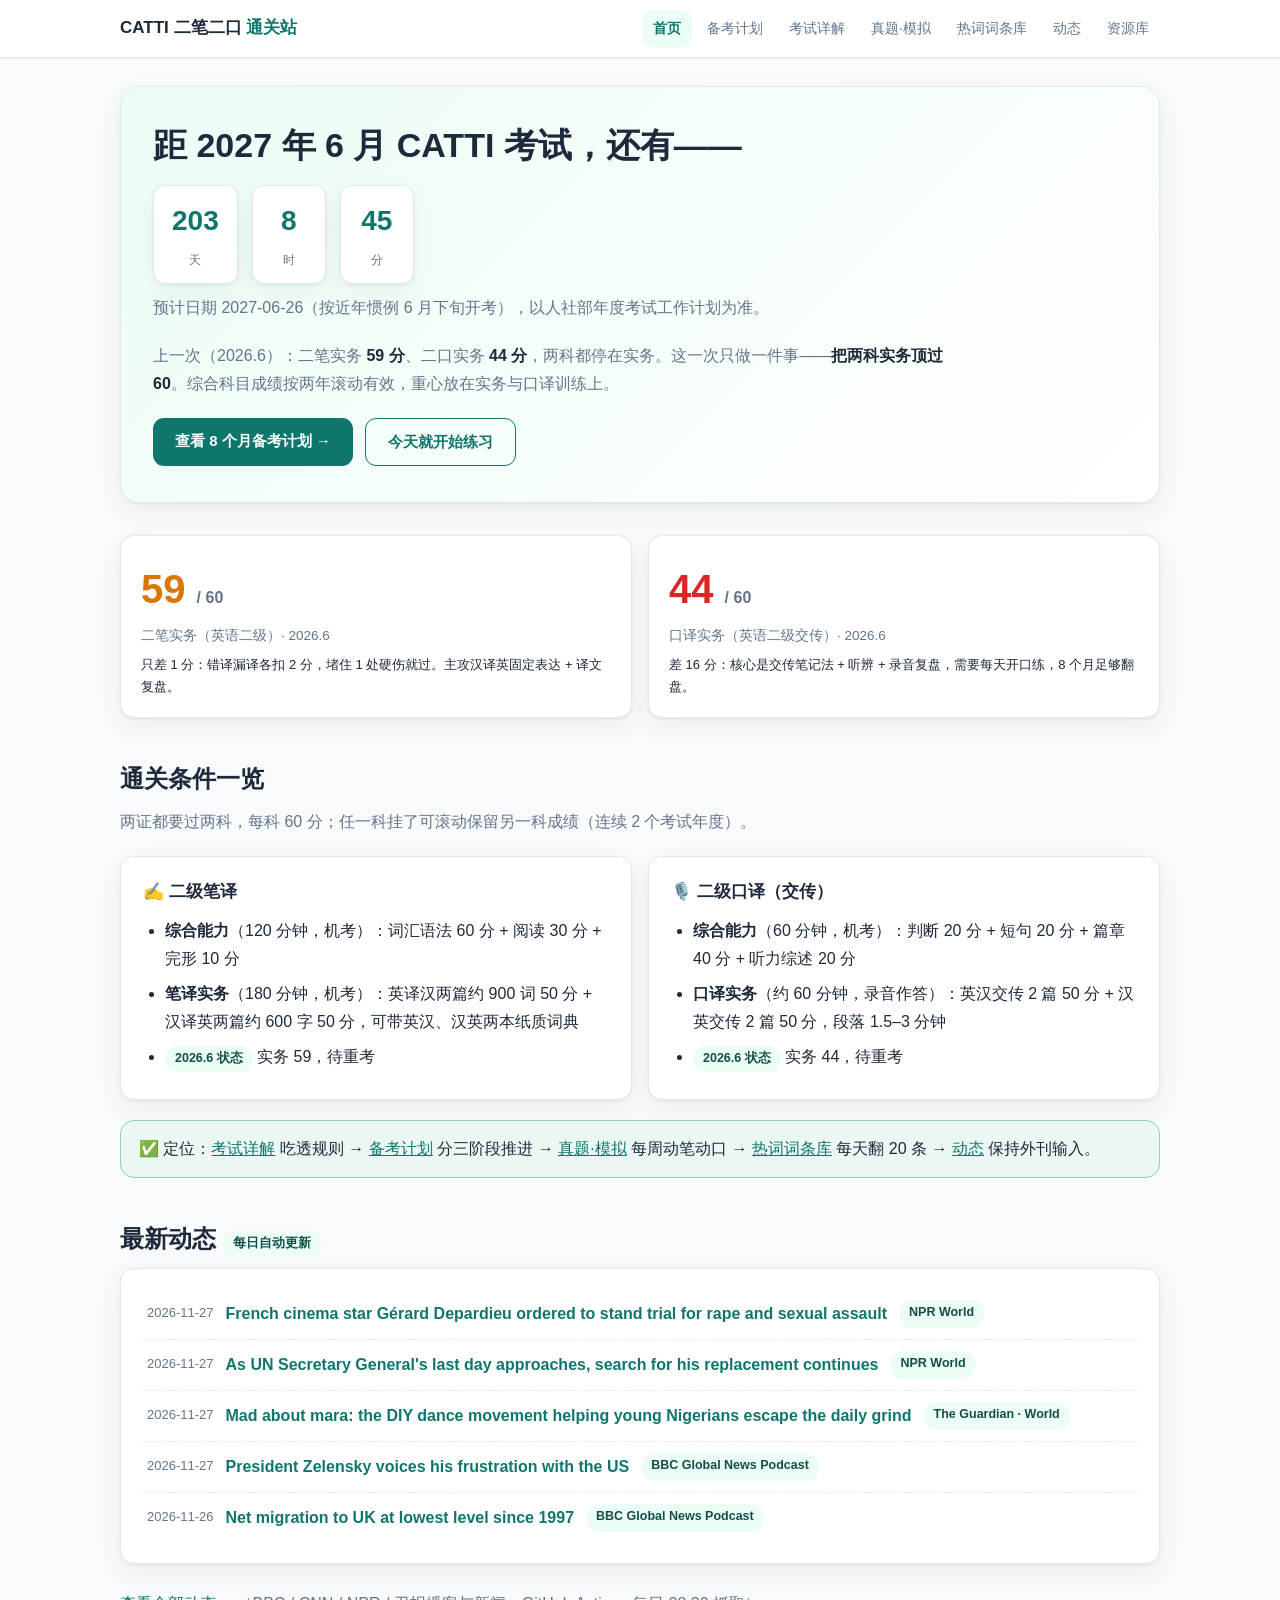
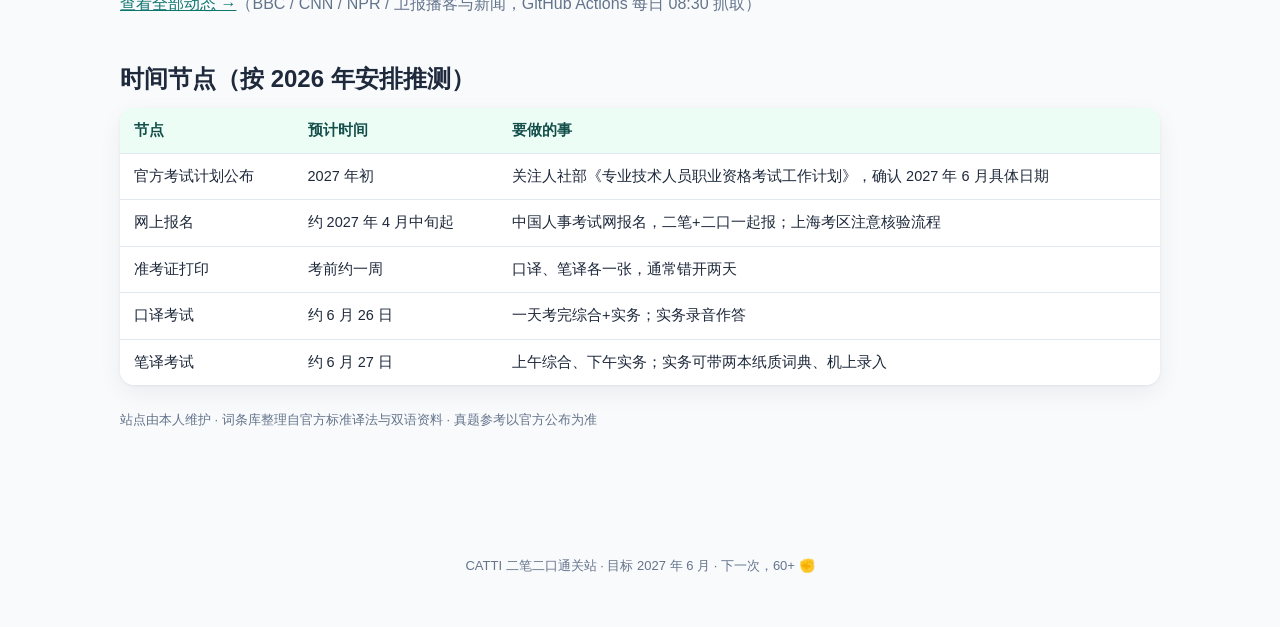
<file: index.html>
<!DOCTYPE html>
<html lang="zh-CN">
<head>
<meta charset="UTF-8">
<meta name="viewport" content="width=device-width, initial-scale=1.0">
<title>CATTI 二笔二口通关站 · 目标 2027.6</title>
<link rel="icon" href="data:image/svg+xml,<svg xmlns='http://www.w3.org/2000/svg' viewBox='0 0 100 100'><text y='.9em' font-size='90'>🎖️</text></svg>">
<link rel="stylesheet" href="assets/style.css">
</head>
<body>
<header class="topbar"><div class="topbar-inner">
  <a class="brand" href="index.html">CATTI 二笔二口 <span>通关站</span></a>
  <nav>
    <a href="index.html">首页</a>
    <a href="plan.html">备考计划</a>
    <a href="exam.html">考试详解</a>
    <a href="practice.html">真题·模拟</a>
    <a href="terms.html">热词词条库</a>
    <a href="news.html">动态</a>
    <a href="resources.html">资源库</a>
  </nav>
</div></header>

<main class="wrap">

<section class="hero">
  <h1>距 2027 年 6 月 CATTI 考试，还有——</h1>
  <div class="countdown">
    <div class="cd-cell"><b id="cd-d">--</b><i>天</i></div>
    <div class="cd-cell"><b id="cd-h">--</b><i>时</i></div>
    <div class="cd-cell"><b id="cd-m">--</b><i>分</i></div>
  </div>
  <p class="sub" style="margin-top:10px">预计日期 2027-06-26（按近年惯例 6 月下旬开考），以人社部年度考试工作计划为准。</p>
  <p class="lead">上一次（2026.6）：二笔实务 <b>59 分</b>、二口实务 <b>44 分</b>，两科都停在实务。这一次只做一件事——<b>把两科实务顶过 60</b>。综合科目成绩按两年滚动有效，重心放在实务与口译训练上。</p>
  <div class="cta">
    <a class="btn" href="plan.html">查看 8 个月备考计划 →</a>
    <a class="btn ghost" href="practice.html">今天就开始练习</a>
  </div>
</section>

<div class="scorebar">
  <div class="score-cell near">
    <div class="num">59 <span style="font-size:16px;color:var(--muted)">/ 60</span></div>
    <div class="label">二笔实务（英语二级）· 2026.6</div>
    <div class="goal">只差 1 分：错译漏译各扣 2 分，堵住 1 处硬伤就过。主攻汉译英固定表达 + 译文复盘。</div>
  </div>
  <div class="score-cell near" style="--warn:#dc2626">
    <div class="num">44 <span style="font-size:16px;color:var(--muted)">/ 60</span></div>
    <div class="label">口译实务（英语二级交传）· 2026.6</div>
    <div class="goal">差 16 分：核心是交传笔记法 + 听辨 + 录音复盘，需要每天开口练，8 个月足够翻盘。</div>
  </div>
</div>

<h2>通关条件一览</h2>
<p class="sub">两证都要过两科，每科 60 分；任一科挂了可滚动保留另一科成绩（连续 2 个考试年度）。</p>
<div class="grid c2">
  <div class="card">
    <h3>✍️ 二级笔译</h3>
    <ul>
      <li><b>综合能力</b>（120 分钟，机考）：词汇语法 60 分 + 阅读 30 分 + 完形 10 分</li>
      <li><b>笔译实务</b>（180 分钟，机考）：英译汉两篇约 900 词 50 分 + 汉译英两篇约 600 字 50 分，可带英汉、汉英两本纸质词典</li>
      <li><span class="pill">2026.6 状态</span> 实务 59，待重考</li>
    </ul>
  </div>
  <div class="card">
    <h3>🎙️ 二级口译（交传）</h3>
    <ul>
      <li><b>综合能力</b>（60 分钟，机考）：判断 20 分 + 短句 20 分 + 篇章 40 分 + 听力综述 20 分</li>
      <li><b>口译实务</b>（约 60 分钟，录音作答）：英汉交传 2 篇 50 分 + 汉英交传 2 篇 50 分，段落 1.5–3 分钟</li>
      <li><span class="pill">2026.6 状态</span> 实务 44，待重考</li>
    </ul>
  </div>
</div>

<div class="callout ok">✅ 定位：<a href="exam.html">考试详解</a> 吃透规则 → <a href="plan.html">备考计划</a> 分三阶段推进 → <a href="practice.html">真题·模拟</a> 每周动笔动口 → <a href="terms.html">热词词条库</a> 每天翻 20 条 → <a href="news.html">动态</a> 保持外刊输入。</div>

<h2>最新动态 <span class="pill">每日自动更新</span></h2>
<div class="card feed" id="news-teaser"><p class="status">加载中…</p></div>
<p class="sub"><a href="news.html">查看全部动态 →</a>（BBC / CNN / NPR / 卫报播客与新闻，GitHub Actions 每日 08:30 抓取）</p>

<h2>时间节点（按 2026 年安排推测）</h2>
<div class="table-wrap">
<table>
  <tr><th>节点</th><th>预计时间</th><th>要做的事</th></tr>
  <tr><td>官方考试计划公布</td><td>2027 年初</td><td>关注人社部《专业技术人员职业资格考试工作计划》，确认 2027 年 6 月具体日期</td></tr>
  <tr><td>网上报名</td><td>约 2027 年 4 月中旬起</td><td>中国人事考试网报名，二笔+二口一起报；上海考区注意核验流程</td></tr>
  <tr><td>准考证打印</td><td>考前约一周</td><td>口译、笔译各一张，通常错开两天</td></tr>
  <tr><td>口译考试</td><td>约 6 月 26 日</td><td>一天考完综合+实务；实务录音作答</td></tr>
  <tr><td>笔译考试</td><td>约 6 月 27 日</td><td>上午综合、下午实务；实务可带两本纸质词典、机上录入</td></tr>
</table>
</div>

<p class="footnote">站点由本人维护 · 词条库整理自官方标准译法与双语资料 · 真题参考以官方公布为准</p>
</main>
<footer>CATTI 二笔二口通关站 · 目标 2027 年 6 月 · 下一次，60+ ✊</footer>
<script src="assets/main.js"></script>
</body>
</html>
</file>
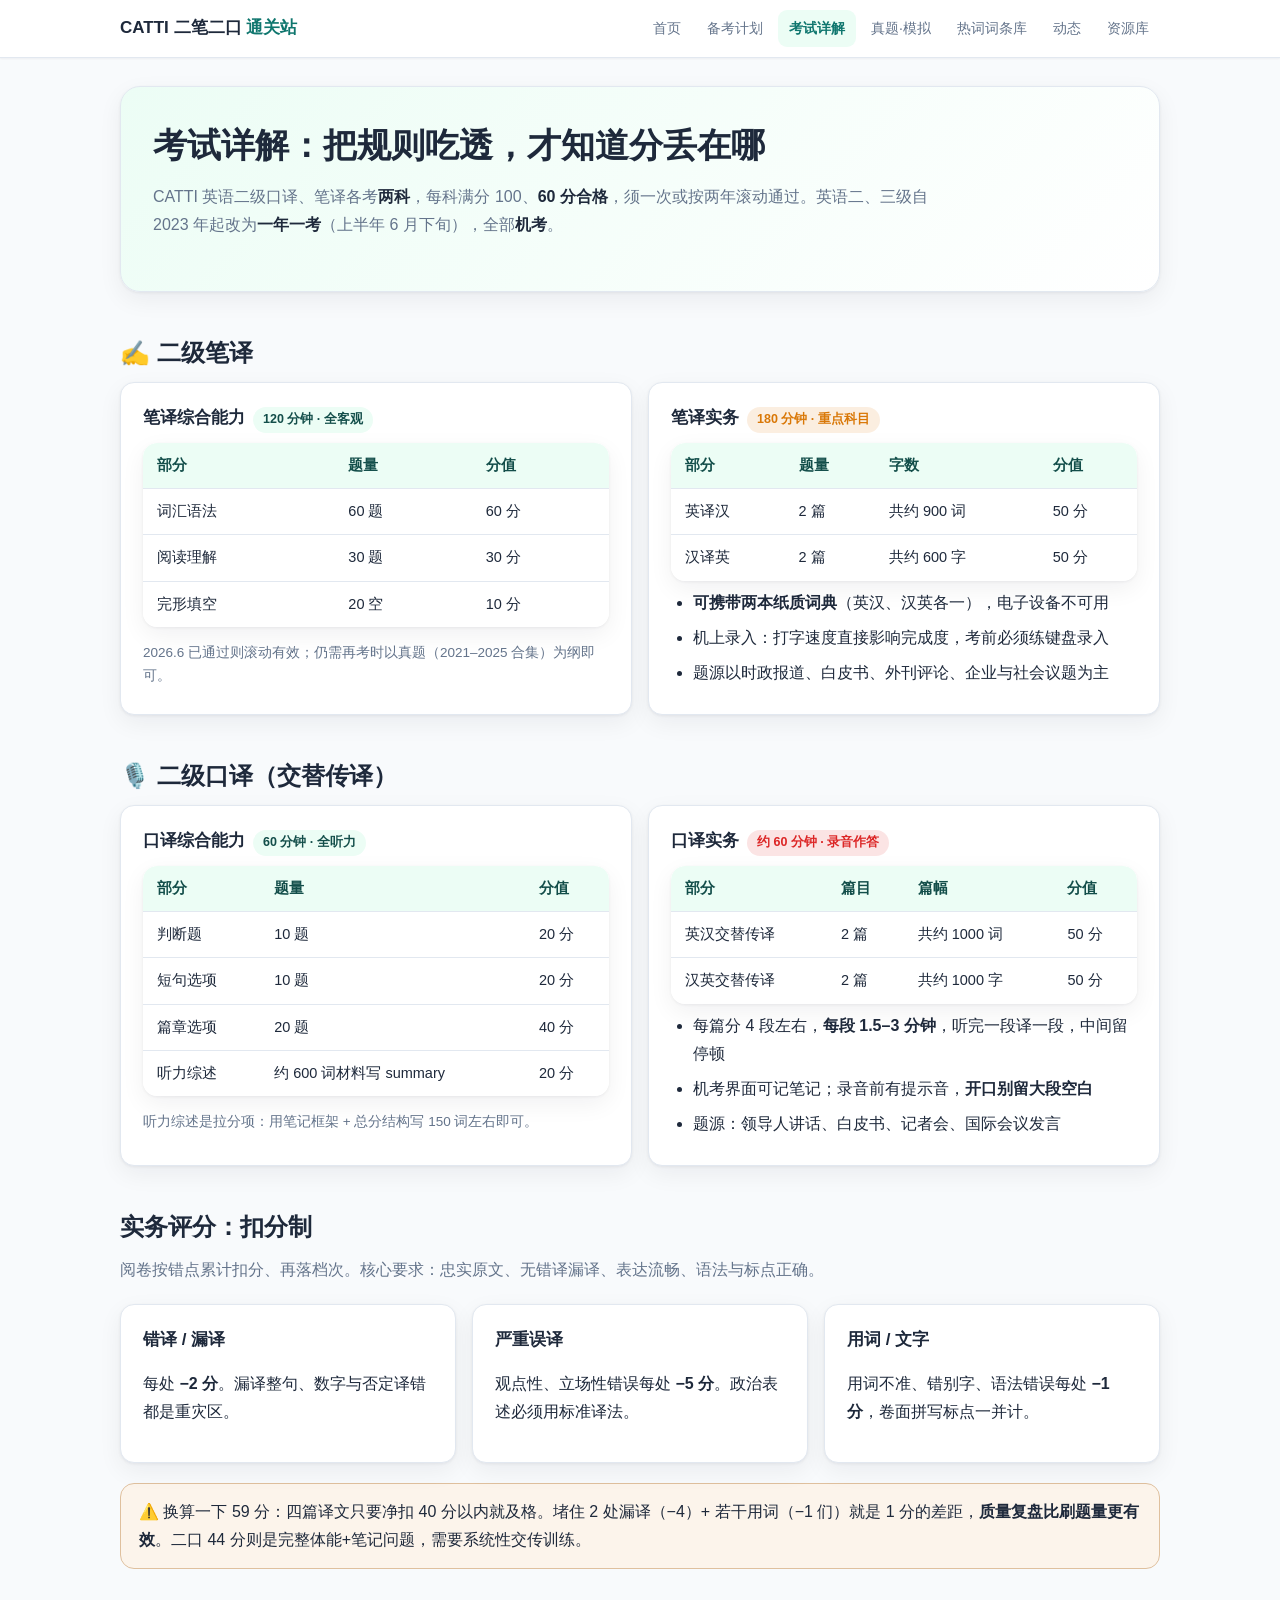
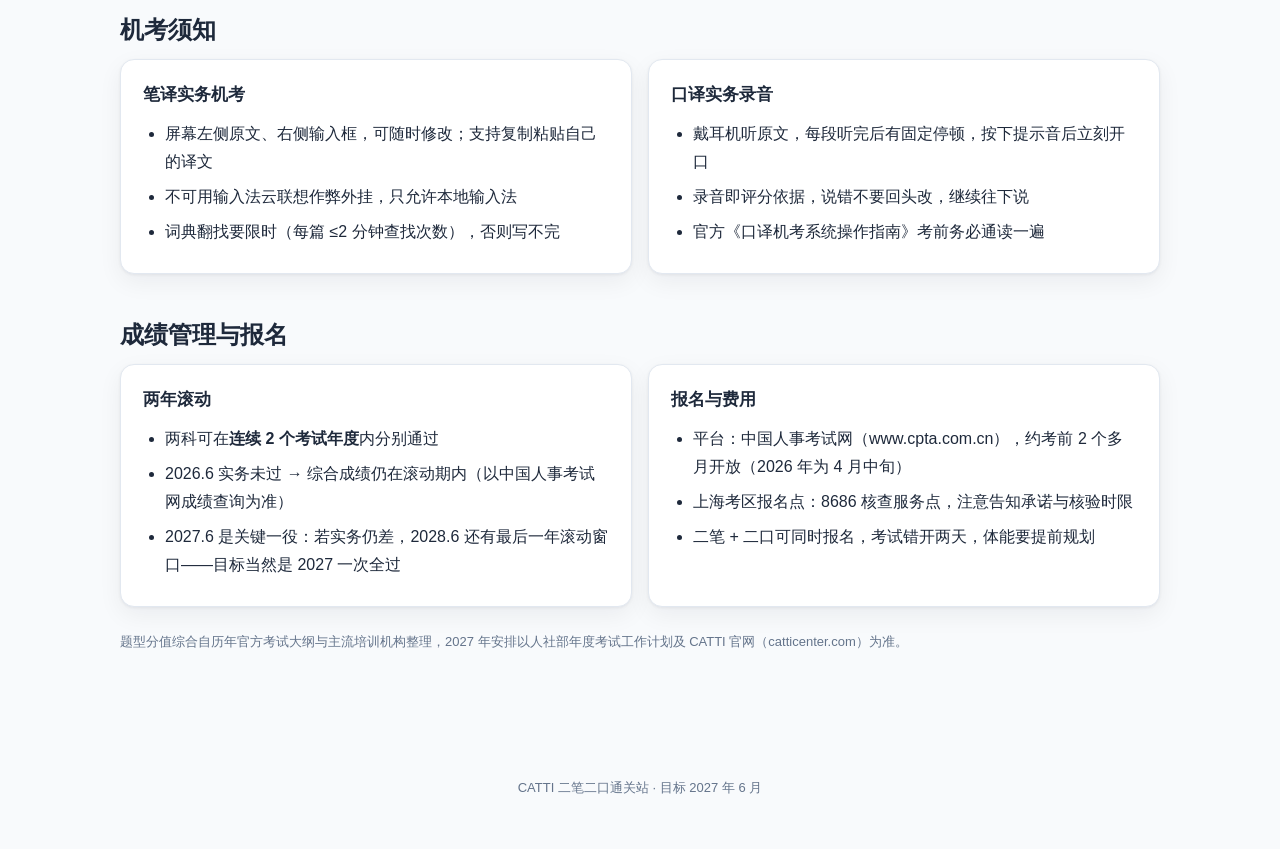
<file: exam.html>
<!DOCTYPE html>
<html lang="zh-CN">
<head>
<meta charset="UTF-8">
<meta name="viewport" content="width=device-width, initial-scale=1.0">
<title>考试详解 · CATTI 二笔二口通关站</title>
<link rel="icon" href="data:image/svg+xml,<svg xmlns='http://www.w3.org/2000/svg' viewBox='0 0 100 100'><text y='.9em' font-size='90'>🎖️</text></svg>">
<link rel="stylesheet" href="assets/style.css">
</head>
<body>
<header class="topbar"><div class="topbar-inner">
  <a class="brand" href="index.html">CATTI 二笔二口 <span>通关站</span></a>
  <nav>
    <a href="index.html">首页</a>
    <a href="plan.html">备考计划</a>
    <a href="exam.html">考试详解</a>
    <a href="practice.html">真题·模拟</a>
    <a href="terms.html">热词词条库</a>
    <a href="news.html">动态</a>
    <a href="resources.html">资源库</a>
  </nav>
</div></header>

<main class="wrap">

<section class="hero">
  <h1>考试详解：把规则吃透，才知道分丢在哪</h1>
  <p class="lead">CATTI 英语二级口译、笔译各考<b>两科</b>，每科满分 100、<b>60 分合格</b>，须一次或按两年滚动通过。英语二、三级自 2023 年起改为<b>一年一考</b>（上半年 6 月下旬），全部<b>机考</b>。</p>
</section>

<h2>✍️ 二级笔译</h2>
<div class="grid c2">
  <div class="card">
    <h3>笔译综合能力 <span class="pill">120 分钟 · 全客观</span></h3>
    <div class="table-wrap">
    <table>
      <tr><th>部分</th><th>题量</th><th>分值</th></tr>
      <tr><td>词汇语法</td><td>60 题</td><td>60 分</td></tr>
      <tr><td>阅读理解</td><td>30 题</td><td>30 分</td></tr>
      <tr><td>完形填空</td><td>20 空</td><td>10 分</td></tr>
    </table>
    </div>
    <p style="margin-bottom:0;color:var(--muted);font-size:13.5px">2026.6 已通过则滚动有效；仍需再考时以真题（2021–2025 合集）为纲即可。</p>
  </div>
  <div class="card">
    <h3>笔译实务 <span class="pill warn">180 分钟 · 重点科目</span></h3>
    <div class="table-wrap">
    <table>
      <tr><th>部分</th><th>题量</th><th>字数</th><th>分值</th></tr>
      <tr><td>英译汉</td><td>2 篇</td><td>共约 900 词</td><td>50 分</td></tr>
      <tr><td>汉译英</td><td>2 篇</td><td>共约 600 字</td><td>50 分</td></tr>
    </table>
    </div>
    <ul>
      <li><b>可携带两本纸质词典</b>（英汉、汉英各一），电子设备不可用</li>
      <li>机上录入：打字速度直接影响完成度，考前必须练键盘录入</li>
      <li>题源以时政报道、白皮书、外刊评论、企业与社会议题为主</li>
    </ul>
  </div>
</div>

<h2>🎙️ 二级口译（交替传译）</h2>
<div class="grid c2">
  <div class="card">
    <h3>口译综合能力 <span class="pill">60 分钟 · 全听力</span></h3>
    <div class="table-wrap">
    <table>
      <tr><th>部分</th><th>题量</th><th>分值</th></tr>
      <tr><td>判断题</td><td>10 题</td><td>20 分</td></tr>
      <tr><td>短句选项</td><td>10 题</td><td>20 分</td></tr>
      <tr><td>篇章选项</td><td>20 题</td><td>40 分</td></tr>
      <tr><td>听力综述</td><td>约 600 词材料写 summary</td><td>20 分</td></tr>
    </table>
    </div>
    <p style="margin-bottom:0;color:var(--muted);font-size:13.5px">听力综述是拉分项：用笔记框架 + 总分结构写 150 词左右即可。</p>
  </div>
  <div class="card">
    <h3>口译实务 <span class="pill hard">约 60 分钟 · 录音作答</span></h3>
    <div class="table-wrap">
    <table>
      <tr><th>部分</th><th>篇目</th><th>篇幅</th><th>分值</th></tr>
      <tr><td>英汉交替传译</td><td>2 篇</td><td>共约 1000 词</td><td>50 分</td></tr>
      <tr><td>汉英交替传译</td><td>2 篇</td><td>共约 1000 字</td><td>50 分</td></tr>
    </table>
    </div>
    <ul>
      <li>每篇分 4 段左右，<b>每段 1.5–3 分钟</b>，听完一段译一段，中间留停顿</li>
      <li>机考界面可记笔记；录音前有提示音，<b>开口别留大段空白</b></li>
      <li>题源：领导人讲话、白皮书、记者会、国际会议发言</li>
    </ul>
  </div>
</div>

<h2>实务评分：扣分制</h2>
<p class="sub">阅卷按错点累计扣分、再落档次。核心要求：忠实原文、无错译漏译、表达流畅、语法与标点正确。</p>
<div class="grid c3">
  <div class="card"><h3>错译 / 漏译</h3><p>每处 <b>−2 分</b>。漏译整句、数字与否定译错都是重灾区。</p></div>
  <div class="card"><h3>严重误译</h3><p>观点性、立场性错误每处 <b>−5 分</b>。政治表述必须用标准译法。</p></div>
  <div class="card"><h3>用词 / 文字</h3><p>用词不准、错别字、语法错误每处 <b>−1 分</b>，卷面拼写标点一并计。</p></div>
</div>
<div class="callout warn">⚠️ 换算一下 59 分：四篇译文只要净扣 40 分以内就及格。堵住 2 处漏译（−4）+ 若干用词（−1 们）就是 1 分的差距，<b>质量复盘比刷题量更有效</b>。二口 44 分则是完整体能+笔记问题，需要系统性交传训练。</div>

<h2>机考须知</h2>
<div class="grid c2">
  <div class="card">
    <h3>笔译实务机考</h3>
    <ul>
      <li>屏幕左侧原文、右侧输入框，可随时修改；支持复制粘贴自己的译文</li>
      <li>不可用输入法云联想作弊外挂，只允许本地输入法</li>
      <li>词典翻找要限时（每篇 ≤2 分钟查找次数），否则写不完</li>
    </ul>
  </div>
  <div class="card">
    <h3>口译实务录音</h3>
    <ul>
      <li>戴耳机听原文，每段听完后有固定停顿，按下提示音后立刻开口</li>
      <li>录音即评分依据，说错不要回头改，继续往下说</li>
      <li>官方《口译机考系统操作指南》考前务必通读一遍</li>
    </ul>
  </div>
</div>

<h2>成绩管理与报名</h2>
<div class="grid c2">
  <div class="card">
    <h3>两年滚动</h3>
    <ul>
      <li>两科可在<b>连续 2 个考试年度</b>内分别通过</li>
      <li>2026.6 实务未过 → 综合成绩仍在滚动期内（以中国人事考试网成绩查询为准）</li>
      <li>2027.6 是关键一役：若实务仍差，2028.6 还有最后一年滚动窗口——目标当然是 2027 一次全过</li>
    </ul>
  </div>
  <div class="card">
    <h3>报名与费用</h3>
    <ul>
      <li>平台：中国人事考试网（www.cpta.com.cn），约考前 2 个多月开放（2026 年为 4 月中旬）</li>
      <li>上海考区报名点：8686 核查服务点，注意告知承诺与核验时限</li>
      <li>二笔 + 二口可同时报名，考试错开两天，体能要提前规划</li>
    </ul>
  </div>
</div>

<p class="footnote">题型分值综合自历年官方考试大纲与主流培训机构整理，2027 年安排以人社部年度考试工作计划及 CATTI 官网（catticenter.com）为准。</p>
</main>
<footer>CATTI 二笔二口通关站 · 目标 2027 年 6 月</footer>
<script src="assets/main.js"></script>
</body>
</html>
</file>
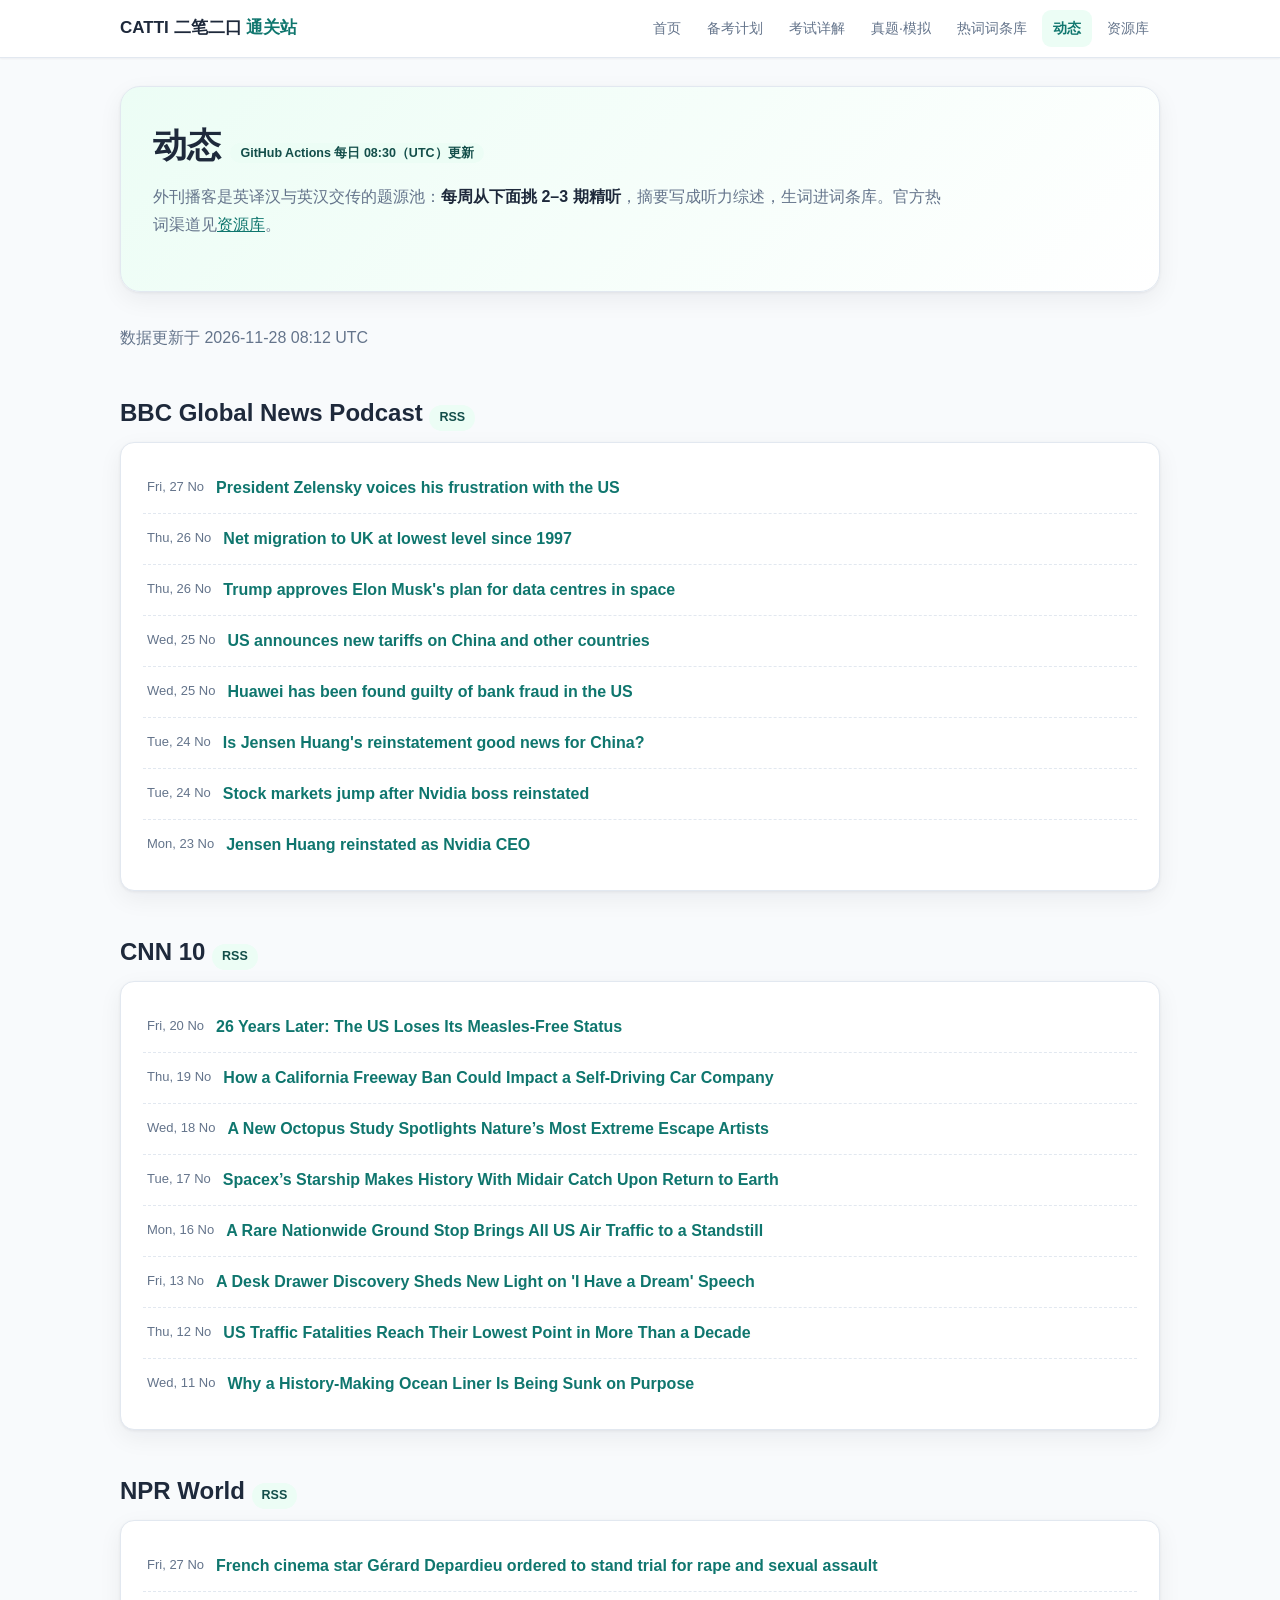
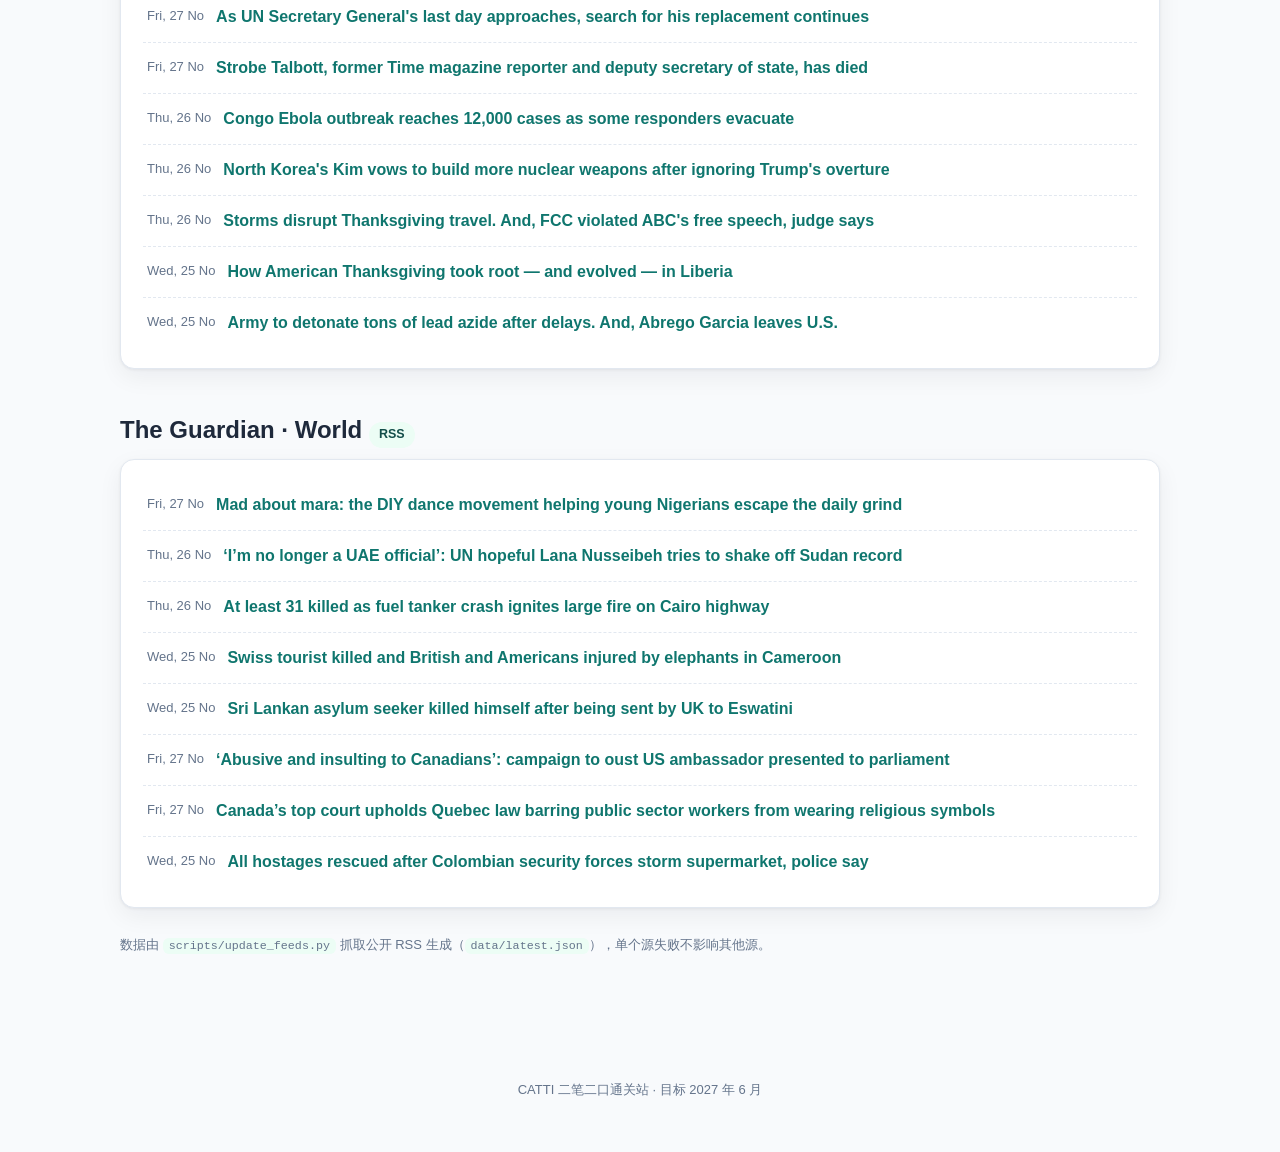
<file: news.html>
<!DOCTYPE html>
<html lang="zh-CN">
<head>
<meta charset="UTF-8">
<meta name="viewport" content="width=device-width, initial-scale=1.0">
<title>动态 · CATTI 二笔二口通关站</title>
<link rel="icon" href="data:image/svg+xml,<svg xmlns='http://www.w3.org/2000/svg' viewBox='0 0 100 100'><text y='.9em' font-size='90'>🎖️</text></svg>">
<link rel="stylesheet" href="assets/style.css">
</head>
<body>
<header class="topbar"><div class="topbar-inner">
  <a class="brand" href="index.html">CATTI 二笔二口 <span>通关站</span></a>
  <nav>
    <a href="index.html">首页</a>
    <a href="plan.html">备考计划</a>
    <a href="exam.html">考试详解</a>
    <a href="practice.html">真题·模拟</a>
    <a href="terms.html">热词词条库</a>
    <a href="news.html">动态</a>
    <a href="resources.html">资源库</a>
  </nav>
</div></header>

<main class="wrap">

<section class="hero">
  <h1>动态 <span class="pill">GitHub Actions 每日 08:30（UTC）更新</span></h1>
  <p class="lead">外刊播客是英译汉与英汉交传的题源池：<b>每周从下面挑 2–3 期精听</b>，摘要写成听力综述，生词进词条库。官方热词渠道见<a href="resources.html">资源库</a>。</p>
</section>

<div id="feeds">
  <p class="status">加载中…</p>
</div>

<p class="footnote">数据由 <code>scripts/update_feeds.py</code> 抓取公开 RSS 生成（<code>data/latest.json</code>），单个源失败不影响其他源。</p>
</main>
<footer>CATTI 二笔二口通关站 · 目标 2027 年 6 月</footer>
<script src="assets/main.js"></script>
<script>
(function () {
  fetch("data/latest.json")
    .then((r) => r.json())
    .then((data) => {
      const box = document.getElementById("feeds");
      box.innerHTML = (data.feeds || []).map((f) => `
        <h2>${f.name} <a class="pill" style="text-decoration:none" href="${f.url}" target="_blank" rel="noopener">RSS</a></h2>
        <div class="card feed">
          ${(f.items || []).map((i) => `
            <div class="feed-item">
              <time>${(i.date || "").slice(0, 10)}</time>
              <a href="${i.link}" target="_blank" rel="noopener">${i.title}</a>
            </div>`).join("") || '<p class="status">本期无更新。</p>'}
        </div>`).join("") || '<p class="status">暂无数据。</p>';
      const t = new Date(data.updated);
      if (!isNaN(t)) box.insertAdjacentHTML("afterbegin",
        `<p class="sub">数据更新于 ${t.toISOString().slice(0, 16).replace("T", " ")} UTC</p>`);
    })
    .catch(() => {
      document.getElementById("feeds").innerHTML =
        '<p class="status">动态数据加载失败。本地预览属正常现象——推送后由 GitHub Actions 每日抓取更新。</p>';
    });
})();
</script>
</body>
</html>
</file>
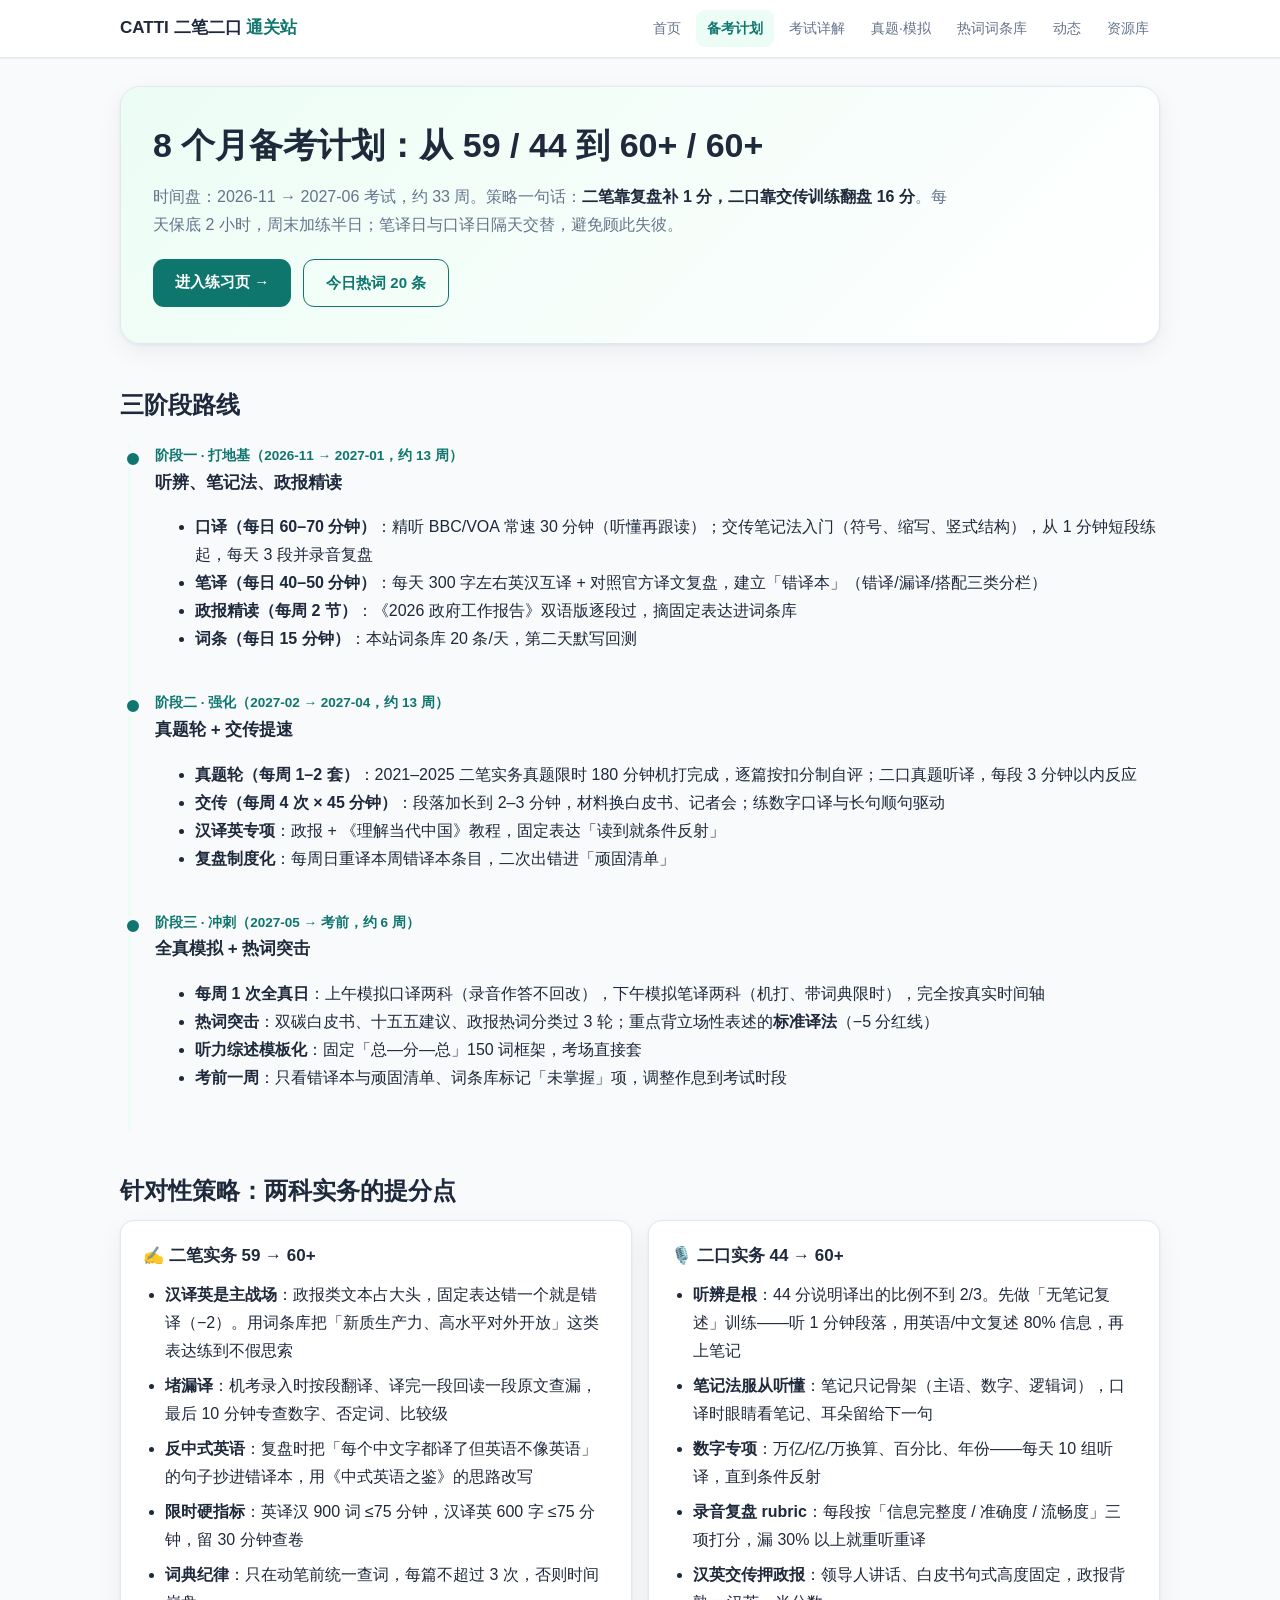
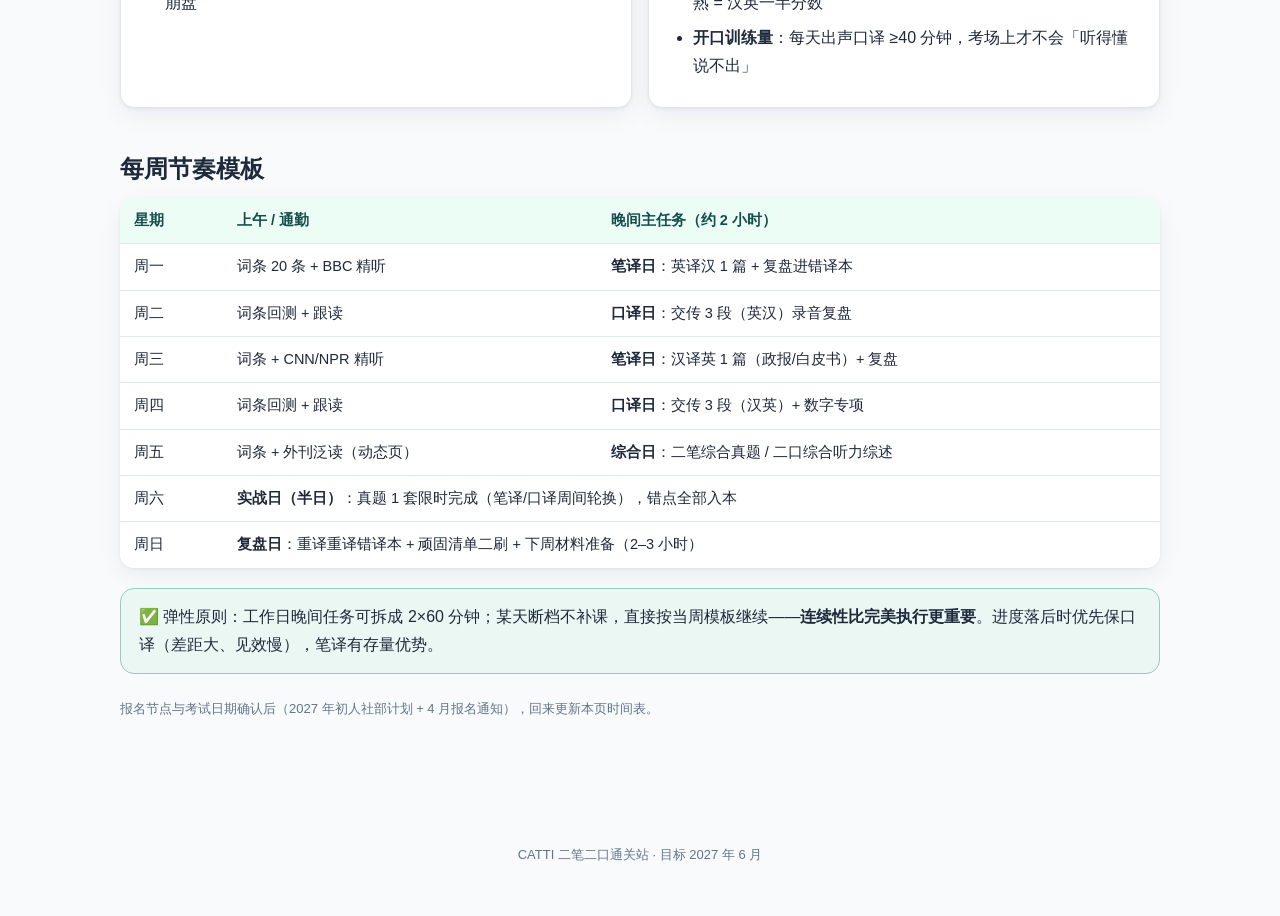
<file: plan.html>
<!DOCTYPE html>
<html lang="zh-CN">
<head>
<meta charset="UTF-8">
<meta name="viewport" content="width=device-width, initial-scale=1.0">
<title>备考计划 · CATTI 二笔二口通关站</title>
<link rel="icon" href="data:image/svg+xml,<svg xmlns='http://www.w3.org/2000/svg' viewBox='0 0 100 100'><text y='.9em' font-size='90'>🎖️</text></svg>">
<link rel="stylesheet" href="assets/style.css">
</head>
<body>
<header class="topbar"><div class="topbar-inner">
  <a class="brand" href="index.html">CATTI 二笔二口 <span>通关站</span></a>
  <nav>
    <a href="index.html">首页</a>
    <a href="plan.html">备考计划</a>
    <a href="exam.html">考试详解</a>
    <a href="practice.html">真题·模拟</a>
    <a href="terms.html">热词词条库</a>
    <a href="news.html">动态</a>
    <a href="resources.html">资源库</a>
  </nav>
</div></header>

<main class="wrap">

<section class="hero">
  <h1>8 个月备考计划：从 59 / 44 到 60+ / 60+</h1>
  <p class="lead">时间盘：2026-11 → 2027-06 考试，约 33 周。策略一句话：<b>二笔靠复盘补 1 分，二口靠交传训练翻盘 16 分</b>。每天保底 2 小时，周末加练半日；笔译日与口译日隔天交替，避免顾此失彼。</p>
  <div class="cta"><a class="btn" href="practice.html">进入练习页 →</a><a class="btn ghost" href="terms.html">今日热词 20 条</a></div>
</section>

<h2>三阶段路线</h2>
<div class="timeline">
  <div class="tl-item">
    <div class="when">阶段一 · 打地基（2026-11 → 2027-01，约 13 周）</div>
    <h3>听辨、笔记法、政报精读</h3>
    <ul>
      <li><b>口译（每日 60–70 分钟）</b>：精听 BBC/VOA 常速 30 分钟（听懂再跟读）；交传笔记法入门（符号、缩写、竖式结构），从 1 分钟短段练起，每天 3 段并录音复盘</li>
      <li><b>笔译（每日 40–50 分钟）</b>：每天 300 字左右英汉互译 + 对照官方译文复盘，建立「错译本」（错译/漏译/搭配三类分栏）</li>
      <li><b>政报精读（每周 2 节）</b>：《2026 政府工作报告》双语版逐段过，摘固定表达进词条库</li>
      <li><b>词条（每日 15 分钟）</b>：本站词条库 20 条/天，第二天默写回测</li>
    </ul>
  </div>
  <div class="tl-item">
    <div class="when">阶段二 · 强化（2027-02 → 2027-04，约 13 周）</div>
    <h3>真题轮 + 交传提速</h3>
    <ul>
      <li><b>真题轮（每周 1–2 套）</b>：2021–2025 二笔实务真题限时 180 分钟机打完成，逐篇按扣分制自评；二口真题听译，每段 3 分钟以内反应</li>
      <li><b>交传（每周 4 次 × 45 分钟）</b>：段落加长到 2–3 分钟，材料换白皮书、记者会；练数字口译与长句顺句驱动</li>
      <li><b>汉译英专项</b>：政报 + 《理解当代中国》教程，固定表达「读到就条件反射」</li>
      <li><b>复盘制度化</b>：每周日重译本周错译本条目，二次出错进「顽固清单」</li>
    </ul>
  </div>
  <div class="tl-item">
    <div class="when">阶段三 · 冲刺（2027-05 → 考前，约 6 周）</div>
    <h3>全真模拟 + 热词突击</h3>
    <ul>
      <li><b>每周 1 次全真日</b>：上午模拟口译两科（录音作答不回改），下午模拟笔译两科（机打、带词典限时），完全按真实时间轴</li>
      <li><b>热词突击</b>：双碳白皮书、十五五建议、政报热词分类过 3 轮；重点背立场性表述的<b>标准译法</b>（−5 分红线）</li>
      <li><b>听力综述模板化</b>：固定「总—分—总」150 词框架，考场直接套</li>
      <li><b>考前一周</b>：只看错译本与顽固清单、词条库标记「未掌握」项，调整作息到考试时段</li>
    </ul>
  </div>
</div>

<h2>针对性策略：两科实务的提分点</h2>
<div class="grid c2">
  <div class="card">
    <h3>✍️ 二笔实务 59 → 60+</h3>
    <ul>
      <li><b>汉译英是主战场</b>：政报类文本占大头，固定表达错一个就是错译（−2）。用词条库把「新质生产力、高水平对外开放」这类表达练到不假思索</li>
      <li><b>堵漏译</b>：机考录入时按段翻译、译完一段回读一段原文查漏，最后 10 分钟专查数字、否定词、比较级</li>
      <li><b>反中式英语</b>：复盘时把「每个中文字都译了但英语不像英语」的句子抄进错译本，用《中式英语之鉴》的思路改写</li>
      <li><b>限时硬指标</b>：英译汉 900 词 ≤75 分钟，汉译英 600 字 ≤75 分钟，留 30 分钟查卷</li>
      <li><b>词典纪律</b>：只在动笔前统一查词，每篇不超过 3 次，否则时间崩盘</li>
    </ul>
  </div>
  <div class="card">
    <h3>🎙️ 二口实务 44 → 60+</h3>
    <ul>
      <li><b>听辨是根</b>：44 分说明译出的比例不到 2/3。先做「无笔记复述」训练——听 1 分钟段落，用英语/中文复述 80% 信息，再上笔记</li>
      <li><b>笔记法服从听懂</b>：笔记只记骨架（主语、数字、逻辑词），口译时眼睛看笔记、耳朵留给下一句</li>
      <li><b>数字专项</b>：万亿/亿/万换算、百分比、年份——每天 10 组听译，直到条件反射</li>
      <li><b>录音复盘 rubric</b>：每段按「信息完整度 / 准确度 / 流畅度」三项打分，漏 30% 以上就重听重译</li>
      <li><b>汉英交传押政报</b>：领导人讲话、白皮书句式高度固定，政报背熟 = 汉英一半分数</li>
      <li><b>开口训练量</b>：每天出声口译 ≥40 分钟，考场上才不会「听得懂说不出」</li>
    </ul>
  </div>
</div>

<h2>每周节奏模板</h2>
<div class="table-wrap">
<table>
  <tr><th>星期</th><th>上午 / 通勤</th><th>晚间主任务（约 2 小时）</th></tr>
  <tr><td>周一</td><td>词条 20 条 + BBC 精听</td><td><b>笔译日</b>：英译汉 1 篇 + 复盘进错译本</td></tr>
  <tr><td>周二</td><td>词条回测 + 跟读</td><td><b>口译日</b>：交传 3 段（英汉）录音复盘</td></tr>
  <tr><td>周三</td><td>词条 + CNN/NPR 精听</td><td><b>笔译日</b>：汉译英 1 篇（政报/白皮书）+ 复盘</td></tr>
  <tr><td>周四</td><td>词条回测 + 跟读</td><td><b>口译日</b>：交传 3 段（汉英）+ 数字专项</td></tr>
  <tr><td>周五</td><td>词条 + 外刊泛读（动态页）</td><td><b>综合日</b>：二笔综合真题 / 二口综合听力综述</td></tr>
  <tr><td>周六</td><td colspan="2"><b>实战日（半日）</b>：真题 1 套限时完成（笔译/口译周间轮换），错点全部入本</td></tr>
  <tr><td>周日</td><td colspan="2"><b>复盘日</b>：重译重译错译本 + 顽固清单二刷 + 下周材料准备（2–3 小时）</td></tr>
</table>
</div>

<div class="callout ok">✅ 弹性原则：工作日晚间任务可拆成 2×60 分钟；某天断档不补课，直接按当周模板继续——<b>连续性比完美执行更重要</b>。进度落后时优先保口译（差距大、见效慢），笔译有存量优势。</div>

<p class="footnote">报名节点与考试日期确认后（2027 年初人社部计划 + 4 月报名通知），回来更新本页时间表。</p>
</main>
<footer>CATTI 二笔二口通关站 · 目标 2027 年 6 月</footer>
<script src="assets/main.js"></script>
</body>
</html>
</file>
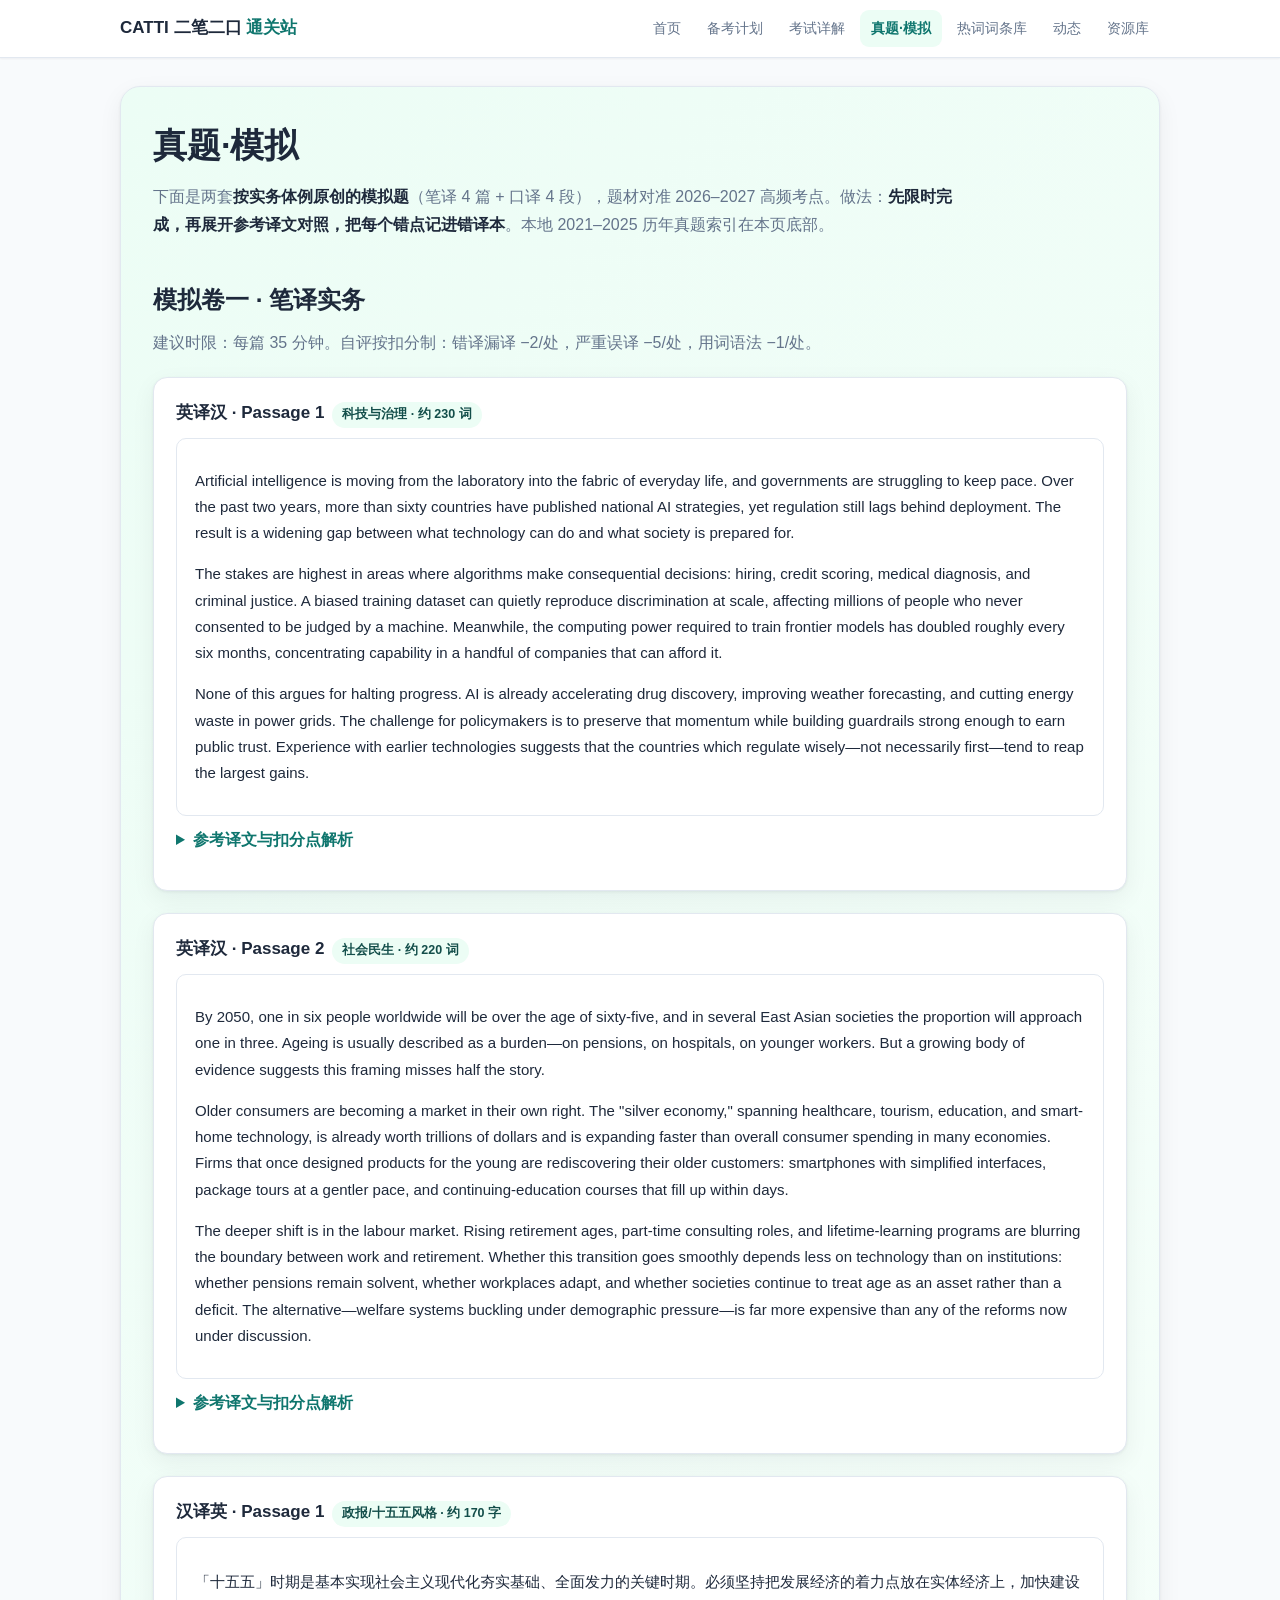
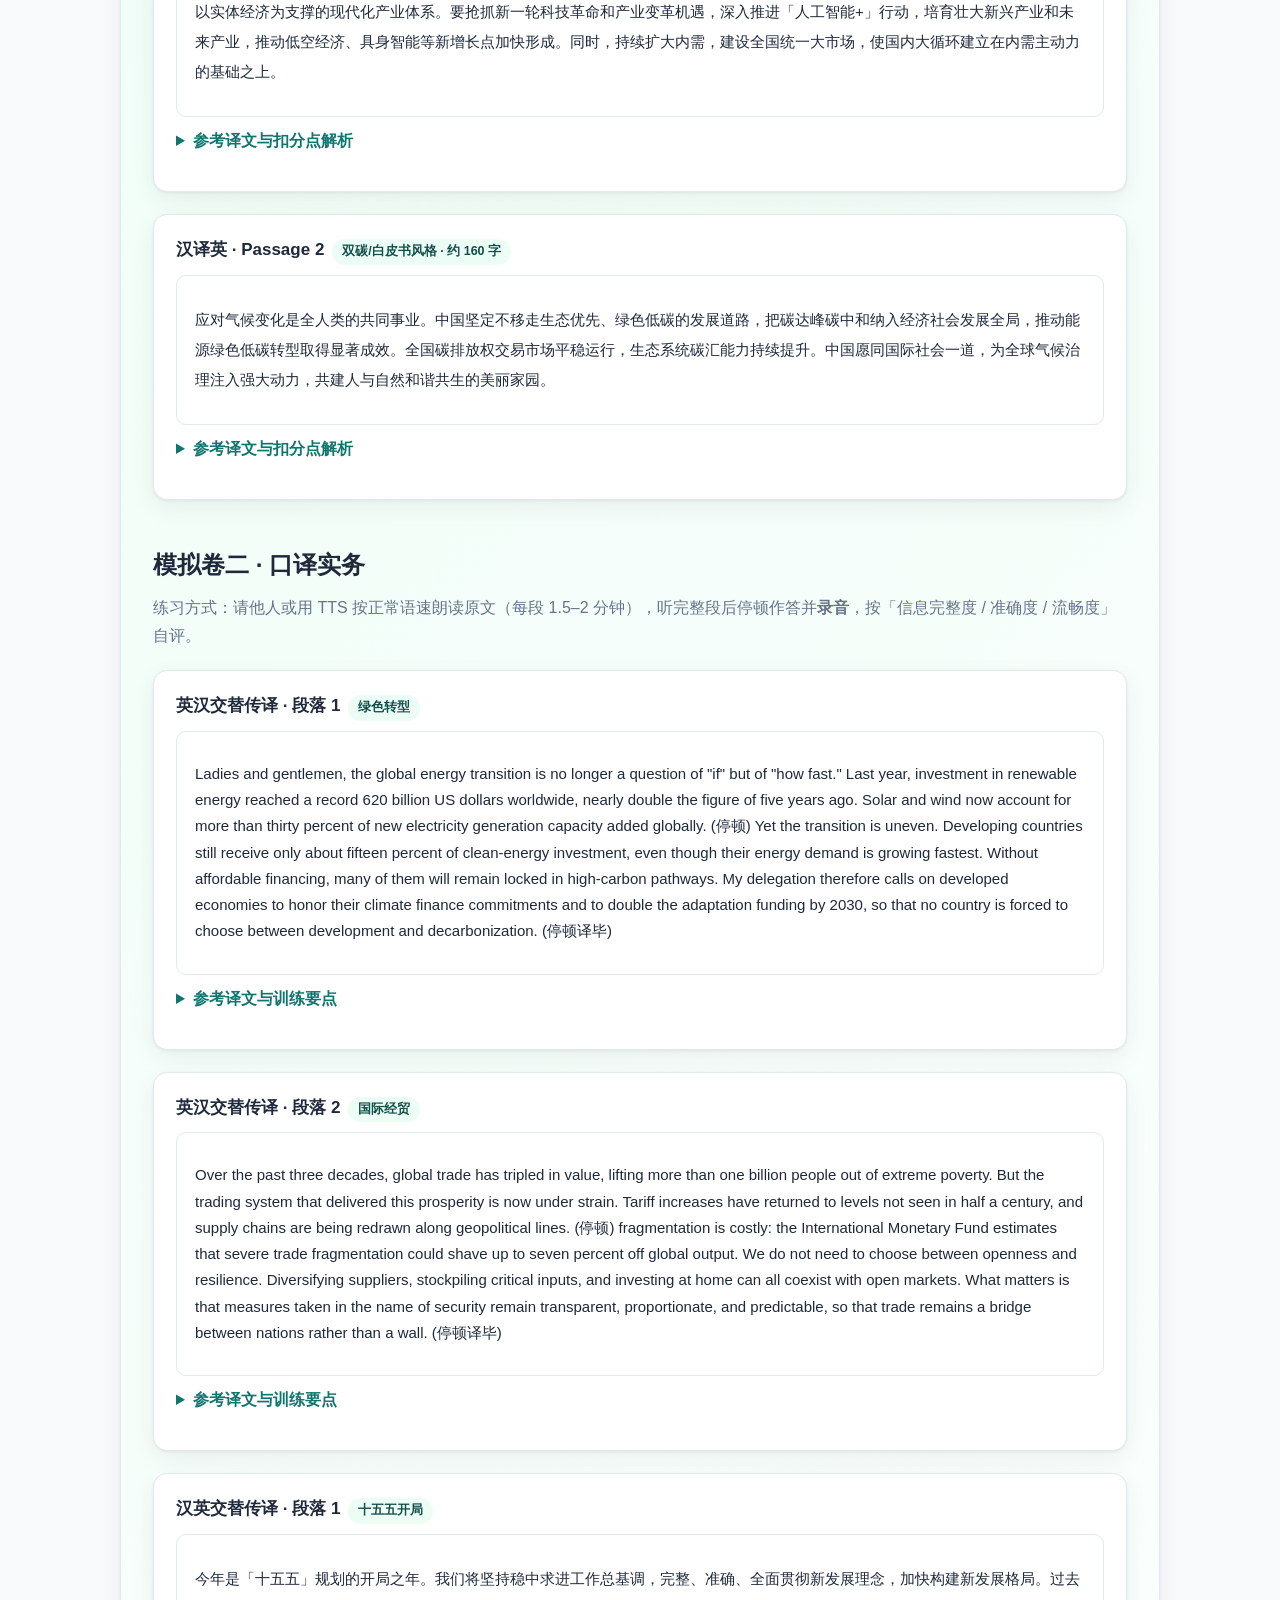
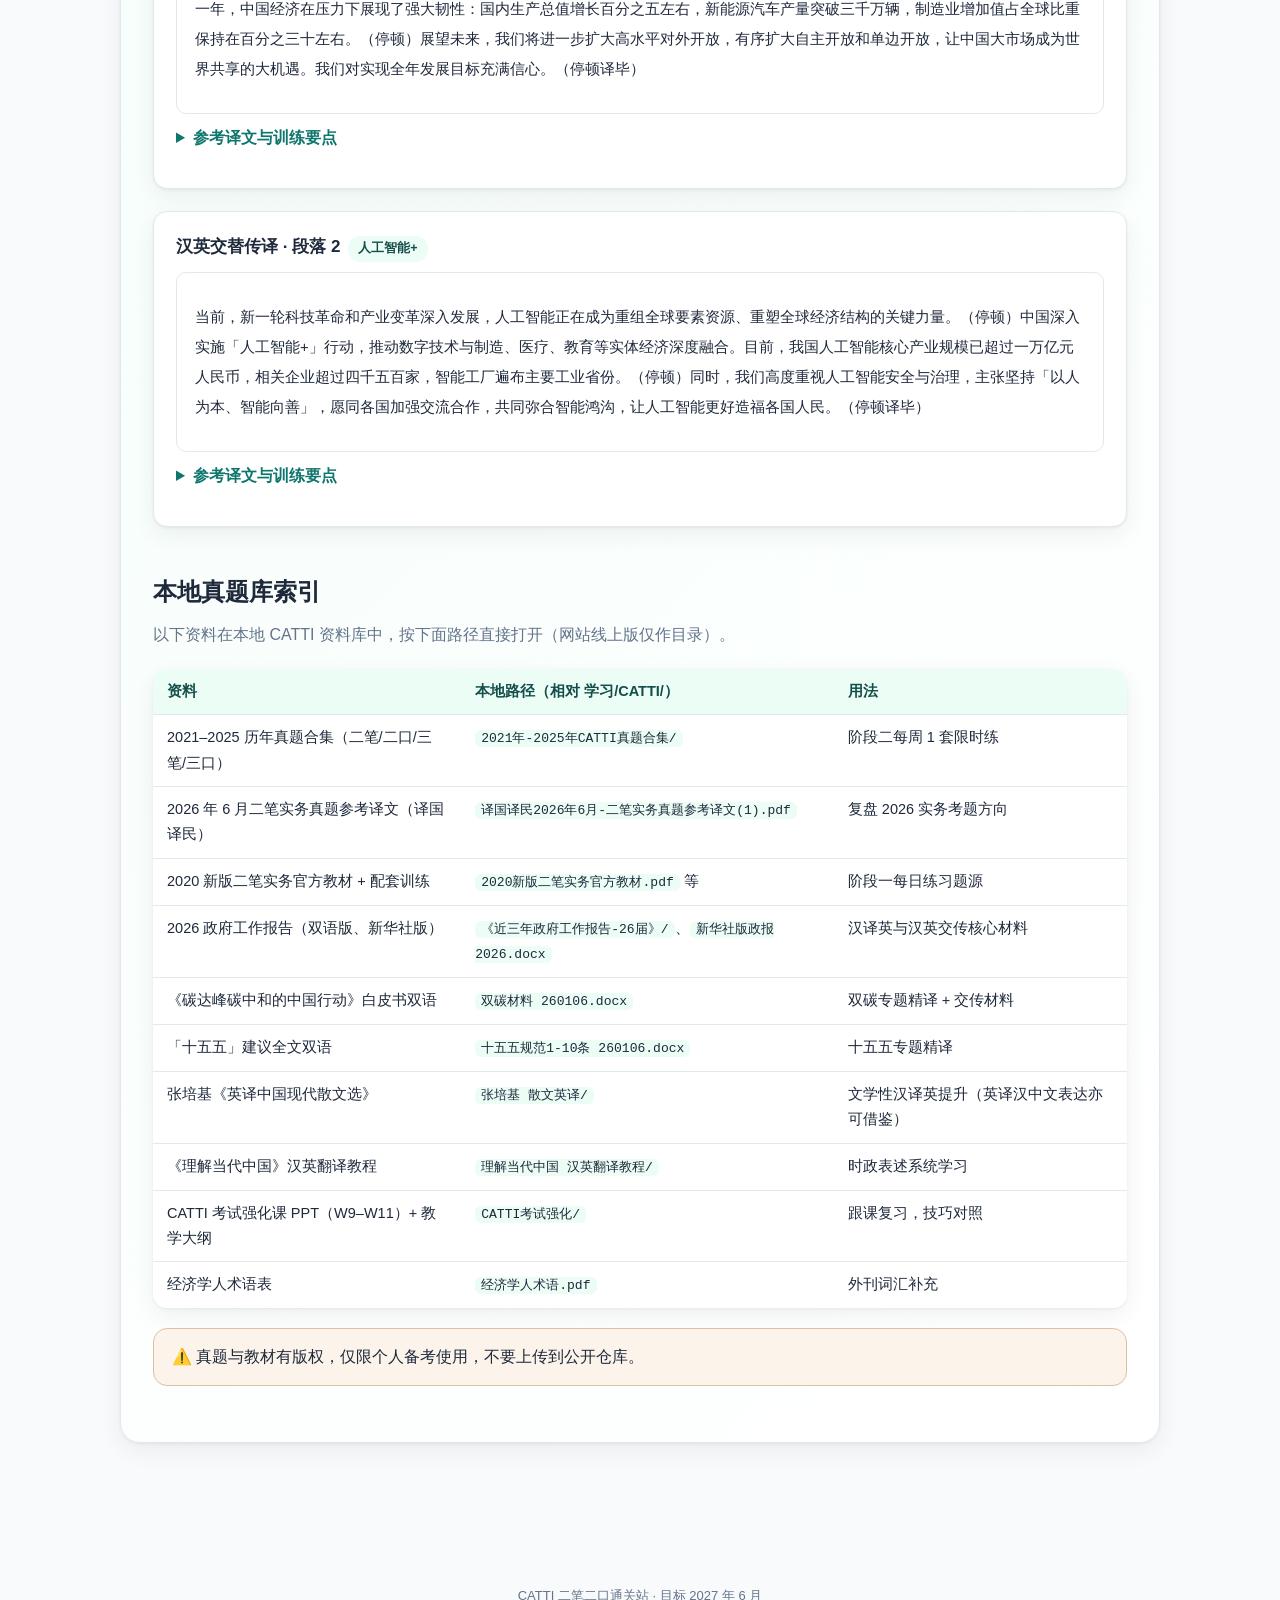
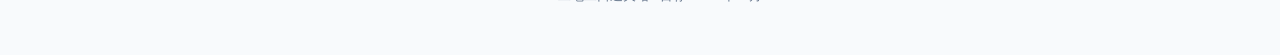
<file: practice.html>
<!DOCTYPE html>
<html lang="zh-CN">
<head>
<meta charset="UTF-8">
<meta name="viewport" content="width=device-width, initial-scale=1.0">
<title>真题·模拟 · CATTI 二笔二口通关站</title>
<link rel="icon" href="data:image/svg+xml,<svg xmlns='http://www.w3.org/2000/svg' viewBox='0 0 100 100'><text y='.9em' font-size='90'>🎖️</text></svg>">
<link rel="stylesheet" href="assets/style.css">
</head>
<body>
<header class="topbar"><div class="topbar-inner">
  <a class="brand" href="index.html">CATTI 二笔二口 <span>通关站</span></a>
  <nav>
    <a href="index.html">首页</a>
    <a href="plan.html">备考计划</a>
    <a href="exam.html">考试详解</a>
    <a href="practice.html">真题·模拟</a>
    <a href="terms.html">热词词条库</a>
    <a href="news.html">动态</a>
    <a href="resources.html">资源库</a>
  </nav>
</div></header>

<main class="wrap">

<section class="hero">
  <h1>真题·模拟</h1>
  <p class="lead">下面是两套<b>按实务体例原创的模拟题</b>（笔译 4 篇 + 口译 4 段），题材对准 2026–2027 高频考点。做法：<b>先限时完成，再展开参考译文对照，把每个错点记进错译本</b>。本地 2021–2025 历年真题索引在本页底部。</p>
</div>

<h2>模拟卷一 · 笔译实务</h2>
<p class="sub">建议时限：每篇 35 分钟。自评按扣分制：错译漏译 −2/处，严重误译 −5/处，用词语法 −1/处。</p>

<div class="card" style="margin-bottom:22px">
  <h3>英译汉 · Passage 1 <span class="pill">科技与治理 · 约 230 词</span></h3>
  <div class="src-box">
    <p>Artificial intelligence is moving from the laboratory into the fabric of everyday life, and governments are struggling to keep pace. Over the past two years, more than sixty countries have published national AI strategies, yet regulation still lags behind deployment. The result is a widening gap between what technology can do and what society is prepared for.</p>
    <p>The stakes are highest in areas where algorithms make consequential decisions: hiring, credit scoring, medical diagnosis, and criminal justice. A biased training dataset can quietly reproduce discrimination at scale, affecting millions of people who never consented to be judged by a machine. Meanwhile, the computing power required to train frontier models has doubled roughly every six months, concentrating capability in a handful of companies that can afford it.</p>
    <p>None of this argues for halting progress. AI is already accelerating drug discovery, improving weather forecasting, and cutting energy waste in power grids. The challenge for policymakers is to preserve that momentum while building guardrails strong enough to earn public trust. Experience with earlier technologies suggests that the countries which regulate wisely—not necessarily first—tend to reap the largest gains.</p>
  </div>
  <details><summary>参考译文与扣分点解析</summary>
    <div class="answer">
      <p><b>参考译文：</b></p>
      <p>人工智能正从实验室走进日常生活，而各国政府难以跟上其步伐。过去两年里，六十多个国家发布了国家人工智能战略，但监管仍落后于应用落地。其结果是，技术能力与社会准备程度之间的差距不断扩大。</p>
      <p>在算法作出重大决策的领域——招聘、信用评分、医疗诊断和刑事司法——风险最高。一个存在偏见（偏差）的训练数据集，可能在无声无息中大规模复制歧视，影响数百万从未同意接受机器评判的人。与此同时，训练前沿模型所需的算力大约每六个月翻一番，使能力集中于少数买得起这种算力的公司手中。</p>
      <p>这些都不能成为叫停进步的理由。人工智能已经在加速药物研发、改进天气预报、降低电网能源损耗。政策制定者面临的挑战，是在保持这一发展势头的同时，建立足以赢得公众信任的护栏。以往技术的经验表明，审慎监管（而非一味抢先监管）的国家往往获得最大收益。</p>
      <p><b>易错点：</b></p>
      <ul>
        <li>"moving from the laboratory into the fabric of everyday life"——fabric 不可直译「织物」，取「肌理/日常生活」意译</li>
        <li>"regulation still lags behind deployment"——deployment 译「部署」生硬，「应用落地」更符合中文政经文本</li>
        <li>"consequential decisions"——是「影响重大的决策」，不是「随之而来的决定」（错译 −2 级）</li>
        <li>"doubled roughly every six months"——数字与频度必须准确，且注意主语是「算力需求」</li>
        <li>"guardrails"——「护栏」可直接用，已成通行译法；不要译成「栏杆/防护栏」也行，但要统一</li>
        <li>"not necessarily first"——插入语逻辑：审慎 ≠ 最先，漏译此插入语为漏译（−2）</li>
      </ul>
    </div>
  </details>
</div>

<div class="card" style="margin-bottom:22px">
  <h3>英译汉 · Passage 2 <span class="pill">社会民生 · 约 220 词</span></h3>
  <div class="src-box">
    <p>By 2050, one in six people worldwide will be over the age of sixty-five, and in several East Asian societies the proportion will approach one in three. Ageing is usually described as a burden—on pensions, on hospitals, on younger workers. But a growing body of evidence suggests this framing misses half the story.</p>
    <p>Older consumers are becoming a market in their own right. The "silver economy," spanning healthcare, tourism, education, and smart-home technology, is already worth trillions of dollars and is expanding faster than overall consumer spending in many economies. Firms that once designed products for the young are rediscovering their older customers: smartphones with simplified interfaces, package tours at a gentler pace, and continuing-education courses that fill up within days.</p>
    <p>The deeper shift is in the labour market. Rising retirement ages, part-time consulting roles, and lifetime-learning programs are blurring the boundary between work and retirement. Whether this transition goes smoothly depends less on technology than on institutions: whether pensions remain solvent, whether workplaces adapt, and whether societies continue to treat age as an asset rather than a deficit. The alternative—welfare systems buckling under demographic pressure—is far more expensive than any of the reforms now under discussion.</p>
  </div>
  <details><summary>参考译文与扣分点解析</summary>
    <div class="answer">
      <p><b>参考译文：</b></p>
      <p>到 2050 年，全球每六人中就有一位六十五岁以上老人，而在若干东亚社会，这一比例将接近三分之一。人们通常把老龄化描述为一种负担——压在养老金上、医院上、年轻劳动者身上。但越来越多的证据表明，这种说法漏掉了事情的另一半。</p>
      <p>老年消费者本身正在成为一个市场。横跨医疗、旅游、教育和智能家居技术的「银发经济」规模已达数万亿美元，在许多经济体中增速超过整体消费支出。曾经只为年轻人设计产品的企业，正在重新发现自己的老年客户：界面简化的智能手机、节奏更从容的跟团游、几天内就报满的继续教育课程。</p>
      <p>更深层次的变化发生在劳动力市场。退休年龄推迟、兼职顾问岗位和终身学习项目，正在模糊工作与退休之间的界限。这一转型能否平稳，与其说取决于技术，不如说取决于制度：养老金能否维持偿付能力、职场能否作出调整、社会是否继续把年龄当作资产而非赤字。另一种情形——福利体系在人口结构压力下不堪重负——比当下讨论的任何改革都昂贵得多。</p>
      <p><b>易错点：</b></p>
      <ul>
        <li>"one in six / one in three"——比例句式是 CATTI 高频考点，译「每六人中有一位」；直接写「1/6」扣卷面分</li>
        <li>"a market in their own right"——「本身就是一个市场」，漏译 in their own right 属漏译</li>
        <li>"silver economy"——固定译法「银发经济」（词条库有），译「白银经济」为错译</li>
        <li>"solvent"——指养老金「有偿付能力」，勿译「溶剂的」</li>
        <li>"treat age as an asset rather than a deficit"——asset/deficit 对比结构，需在中文里重现对仗</li>
      </ul>
    </div>
  </details>
</div>

<div class="card" style="margin-bottom:22px">
  <h3>汉译英 · Passage 1 <span class="pill">政报/十五五风格 · 约 170 字</span></h3>
  <div class="src-box zh">
    <p>「十五五」时期是基本实现社会主义现代化夯实基础、全面发力的关键时期。必须坚持把发展经济的着力点放在实体经济上，加快建设以实体经济为支撑的现代化产业体系。要抢抓新一轮科技革命和产业变革机遇，深入推进「人工智能+」行动，培育壮大新兴产业和未来产业，推动低空经济、具身智能等新增长点加快形成。同时，持续扩大内需，建设全国统一大市场，使国内大循环建立在内需主动力的基础之上。</p>
  </div>
  <details><summary>参考译文与扣分点解析</summary>
    <div class="answer">
      <p><b>参考译文：</b></p>
      <p>The 15th Five-Year Plan period will be a critical stage for consolidating the foundations and going all out to basically realize socialist modernization. We must keep the focus of economic development on the real economy and accelerate the building of a modernized industrial system underpinned by the real economy. It is important to seize the opportunities presented by the latest round of scientific and technological revolution and industrial transformation, advance the AI Plus initiative, foster and strengthen emerging and future industries, and facilitate the rapid growth of new drivers such as the low-altitude economy and embodied AI. At the same time, we will continue to expand domestic demand and build a unified national market, so that domestic circulation is grounded in the primary engine of domestic demand.</p>
      <p><b>易错点：</b></p>
      <ul>
        <li>「十五五」= the 15th Five-Year Plan；「夯实基础、全面发力」处理为 consolidating… and going all out，避免逐字堆砌</li>
        <li>「着力点放在实体经济上」= keep the focus on the real economy（「实体经济」the real economy 是固定译法）</li>
        <li>「人工智能+」行动 = the AI Plus initiative；漏译行动「initiative」算用词不准</li>
        <li>「低空经济」「具身智能」= low-altitude economy / embodied AI（新热词，词条库必背）</li>
        <li>「国内大循环」「内需主动力」= domestic circulation / the primary engine of domestic demand——政报句式，考场上现想必丢分</li>
      </ul>
    </div>
  </details>
</div>

<div class="card">
  <h3>汉译英 · Passage 2 <span class="pill">双碳/白皮书风格 · 约 160 字</span></h3>
  <div class="src-box zh">
    <p>应对气候变化是全人类的共同事业。中国坚定不移走生态优先、绿色低碳的发展道路，把碳达峰碳中和纳入经济社会发展全局，推动能源绿色低碳转型取得显著成效。全国碳排放权交易市场平稳运行，生态系统碳汇能力持续提升。中国愿同国际社会一道，为全球气候治理注入强大动力，共建人与自然和谐共生的美丽家园。</p>
  </div>
  <details><summary>参考译文与扣分点解析</summary>
    <div class="answer">
      <p><b>参考译文：</b></p>
      <p>Addressing climate change is the common cause of all humanity. China remains firmly committed to a development path that prioritizes ecology and pursues green and low-carbon growth. It has incorporated carbon peaking and carbon neutrality into the overall framework of economic and social development, and has made notable progress in the green and low-carbon transition of its energy mix. The national carbon market is operating smoothly, and the carbon sink capacity of ecosystems continues to grow. China stands ready to work with the international community to lend strong impetus to global climate governance and jointly build a beautiful home where humanity and nature exist in harmony.</p>
      <p><b>易错点：</b></p>
      <ul>
        <li>「生态优先」= prioritize(s) ecology；「生态优先、绿色低碳的发展道路」是白皮书高频句</li>
        <li>「碳达峰碳中和」= carbon peaking and carbon neutrality——顺序不能颠倒，「碳中性」为错译</li>
        <li>「纳入…全局」= incorporate into the overall framework/picture，勿译「放入全局局势」</li>
        <li>「全国碳排放权交易市场」= the national carbon market（完整式 the national carbon emissions trading market）</li>
        <li>「注入强大动力」= lend/infuse strong impetus——白皮书标准动词搭配</li>
      </ul>
    </div>
  </details>
</div>

<h2 style="margin-top:44px">模拟卷二 · 口译实务</h2>
<p class="sub">练习方式：请他人或用 TTS 按正常语速朗读原文（每段 1.5–2 分钟），听完整段后停顿作答并<b>录音</b>，按「信息完整度 / 准确度 / 流畅度」自评。</p>

<div class="card" style="margin-bottom:22px">
  <h3>英汉交替传译 · 段落 1 <span class="pill">绿色转型</span></h3>
  <div class="src-box">
    <p>Ladies and gentlemen, the global energy transition is no longer a question of "if" but of "how fast." Last year, investment in renewable energy reached a record 620 billion US dollars worldwide, nearly double the figure of five years ago. Solar and wind now account for more than thirty percent of new electricity generation capacity added globally. (停顿) Yet the transition is uneven. Developing countries still receive only about fifteen percent of clean-energy investment, even though their energy demand is growing fastest. Without affordable financing, many of them will remain locked in high-carbon pathways. My delegation therefore calls on developed economies to honor their climate finance commitments and to double the adaptation funding by 2030, so that no country is forced to choose between development and decarbonization. (停顿译毕)</p>
  </div>
  <details><summary>参考译文与训练要点</summary>
    <div class="answer">
      <p><b>参考译文：</b></p>
      <p>各位女士、先生，全球能源转型已不再是「是否转型」的问题，而是「转型多快」的问题。去年，全球可再生能源投资达到创纪录的 6200 亿美元，几乎是五年前的两倍。太阳能和风能目前已占全球新增发电装机的百分之三十以上。（停顿）然而，转型并不均衡。发展中国家仅获得全球清洁能源投资的百分之十五左右，尽管其能源需求增长最快。如果缺乏可负担的融资，许多国家将继续被锁定在高碳发展路径上。因此，我代表团呼吁发达经济体履行气候融资承诺，到 2030 年将适应资金增加一倍，使任何国家都无需在发展与减碳之间作选择。</p>
      <p><b>训练要点：</b></p>
      <ul>
        <li>数字密集：620 billion = 6200 亿（勿译 6200 兆）；double the funding = 增加一倍（是翻倍，不是增加两倍）</li>
        <li>"locked in high-carbon pathways"——「被锁定在高碳路径」，白皮书常见表述</li>
        <li>"honor their commitments"——「履行承诺」固定搭配</li>
        <li>笔记建议：只记 620bn、×2、30%、15%、2030 五个锚点，逻辑用箭头连接</li>
      </ul>
    </div>
  </details>
</div>

<div class="card" style="margin-bottom:22px">
  <h3>英汉交替传译 · 段落 2 <span class="pill">国际经贸</span></h3>
  <div class="src-box">
    <p>Over the past three decades, global trade has tripled in value, lifting more than one billion people out of extreme poverty. But the trading system that delivered this prosperity is now under strain. Tariff increases have returned to levels not seen in half a century, and supply chains are being redrawn along geopolitical lines. (停顿) fragmentation is costly: the International Monetary Fund estimates that severe trade fragmentation could shave up to seven percent off global output. We do not need to choose between openness and resilience. Diversifying suppliers, stockpiling critical inputs, and investing at home can all coexist with open markets. What matters is that measures taken in the name of security remain transparent, proportionate, and predictable, so that trade remains a bridge between nations rather than a wall. (停顿译毕)</p>
  </div>
  <details><summary>参考译文与训练要点</summary>
    <div class="answer">
      <p><b>参考译文：</b></p>
      <p>过去三十年，全球贸易总值增长了两倍（增至三倍），使十多亿人摆脱了极端贫困。但带来这一繁荣的贸易体系如今正承压。关税水平回升到半个世纪以来未见的程度，供应链正沿地缘政治界线重新划分。（停顿）碎片化代价高昂：据国际货币基金组织估计，严重的贸易碎片化可能使全球产出损失高达百分之七。我们无需在开放与韧性之间作取舍。供应商多元化、储备关键投入品、加大国内投资，这些都可以与开放市场并存。关键在于，以安全为名采取的措施应保持透明、适度、可预期，使贸易始终是连接各国的桥梁，而不是一堵高墙。</p>
      <p><b>训练要点：</b></p>
      <ul>
        <li>tripled = 增至三倍/增长了两倍（两个说法都对；译「增长三倍」为错译 −2）</li>
        <li>"shave up to seven percent off global output"——「使全球产出最多缩水 7%」，shave 是易漏译动词</li>
        <li>"transparent, proportionate, and predictable"——三连形容词要完整：「透明、适度（相称）、可预期」</li>
        <li>开头议论文式段落注意首句立意，最后 bridge/wall 比喻务必保留（观点性内容漏译 −5 风险）</li>
      </ul>
    </div>
  </details>
</div>

<div class="card" style="margin-bottom:22px">
  <h3>汉英交替传译 · 段落 1 <span class="pill">十五五开局</span></h3>
  <div class="src-box zh">
    <p>今年是「十五五」规划的开局之年。我们将坚持稳中求进工作总基调，完整、准确、全面贯彻新发展理念，加快构建新发展格局。过去一年，中国经济在压力下展现了强大韧性：国内生产总值增长百分之五左右，新能源汽车产量突破三千万辆，制造业增加值占全球比重保持在百分之三十左右。（停顿）展望未来，我们将进一步扩大高水平对外开放，有序扩大自主开放和单边开放，让中国大市场成为世界共享的大机遇。我们对实现全年发展目标充满信心。（停顿译毕）</p>
  </div>
  <details><summary>参考译文与训练要点</summary>
    <div class="answer">
      <p><b>参考译文：</b></p>
      <p>This year marks the opening year of the 15th Five-Year Plan. We will adhere to the general principle of pursuing progress while ensuring stability, fully and faithfully apply the new development philosophy on all fronts, and accelerate the creation of a new development pattern. Over the past year, the Chinese economy has shown strong resilience under pressure: GDP grew by around five percent, the output of new energy vehicles exceeded thirty million units, and China's manufacturing value added held steady at around thirty percent of the global total. (Pause) Looking ahead, we will further expand high-standard opening up and advance independent and unilateral opening up in a well-ordered manner, turning China's vast market into opportunities shared by the world. We are fully confident of meeting this year's development goals.</p>
      <p><b>训练要点：</b></p>
      <ul>
        <li>政报固定表达必须自动化：「稳中求进工作总基调」= the general principle of pursuing progress while ensuring stability；「新发展理念」= the new development philosophy；「新发展格局」= a new development pattern——错一个 = 错译 −2</li>
        <li>「高水平对外开放」= high-standard opening up（不是 high-level）</li>
        <li>「自主开放和单边开放」= independent and unilateral opening up；「有序」= in a well-ordered manner</li>
        <li>数字：三千万辆 = thirty million units；百分之三十左右 = around thirty percent</li>
      </ul>
    </div>
  </details>
</div>

<div class="card">
  <h3>汉英交替传译 · 段落 2 <span class="pill">人工智能+</span></h3>
  <div class="src-box zh">
    <p>当前，新一轮科技革命和产业变革深入发展，人工智能正在成为重组全球要素资源、重塑全球经济结构的关键力量。（停顿）中国深入实施「人工智能+」行动，推动数字技术与制造、医疗、教育等实体经济深度融合。目前，我国人工智能核心产业规模已超过一万亿元人民币，相关企业超过四千五百家，智能工厂遍布主要工业省份。（停顿）同时，我们高度重视人工智能安全与治理，主张坚持「以人为本、智能向善」，愿同各国加强交流合作，共同弥合智能鸿沟，让人工智能更好造福各国人民。（停顿译毕）</p>
  </div>
  <details><summary>参考译文与训练要点</summary>
    <div class="answer">
      <p><b>参考译文：</b></p>
      <p>Today, a new round of scientific and technological revolution and industrial transformation is unfolding in depth, and artificial intelligence is becoming a key force in reconfiguring global factors and resources and reshaping the global economic structure. (Pause) China is fully implementing the AI Plus initiative to promote the deep integration of digital technologies with the real economy, including manufacturing, healthcare, and education. At present, the core industries of AI in China have surpassed one trillion yuan in scale, with more than 4,500 related enterprises and smart factories across major industrial provinces. (Pause) At the same time, we attach great importance to AI safety and governance. We stand for putting people first and ensuring that AI is used for good, and we are ready to strengthen exchanges and cooperation with other countries to bridge the intelligence divide, so that AI will better benefit people around the world.</p>
      <p><b>训练要点：</b></p>
      <ul>
        <li>「重组全球要素资源、重塑全球经济结构」双动词排比——笔记法用「重组↑ / 重塑◎」符号压缩</li>
        <li>一万亿元 = one trillion yuan；四千五百家 = 4,500 enterprises（口译中数字先成形再说出口）</li>
        <li>「以人为本、智能向善」= putting people first / AI for good——官方倡导译法，立场表述错译 −5 红线</li>
        <li>「弥合智能鸿沟」= bridge the intelligence divide（参照 digital divide）</li>
      </ul>
    </div>
  </details>
</div>

<h2 style="margin-top:44px">本地真题库索引</h2>
<p class="sub">以下资料在本地 CATTI 资料库中，按下面路径直接打开（网站线上版仅作目录）。</p>
<div class="table-wrap">
<table>
  <tr><th>资料</th><th>本地路径（相对 学习/CATTI/）</th><th>用法</th></tr>
  <tr><td>2021–2025 历年真题合集（二笔/二口/三笔/三口）</td><td><code>2021年-2025年CATTI真题合集/</code></td><td>阶段二每周 1 套限时练</td></tr>
  <tr><td>2026 年 6 月二笔实务真题参考译文（译国译民）</td><td><code>译国译民2026年6月-二笔实务真题参考译文(1).pdf</code></td><td>复盘 2026 实务考题方向</td></tr>
  <tr><td>2020 新版二笔实务官方教材 + 配套训练</td><td><code>2020新版二笔实务官方教材.pdf</code> 等</td><td>阶段一每日练习题源</td></tr>
  <tr><td>2026 政府工作报告（双语版、新华社版）</td><td><code>《近三年政府工作报告-26届》/</code>、<code>新华社版政报2026.docx</code></td><td>汉译英与汉英交传核心材料</td></tr>
  <tr><td>《碳达峰碳中和的中国行动》白皮书双语</td><td><code>双碳材料 260106.docx</code></td><td>双碳专题精译 + 交传材料</td></tr>
  <tr><td>「十五五」建议全文双语</td><td><code>十五五规范1-10条  260106.docx</code></td><td>十五五专题精译</td></tr>
  <tr><td>张培基《英译中国现代散文选》</td><td><code>张培基 散文英译/</code></td><td>文学性汉译英提升（英译汉中文表达亦可借鉴）</td></tr>
  <tr><td>《理解当代中国》汉英翻译教程</td><td><code>理解当代中国 汉英翻译教程/</code></td><td>时政表述系统学习</td></tr>
  <tr><td>CATTI 考试强化课 PPT（W9–W11）+ 教学大纲</td><td><code>CATTI考试强化/</code></td><td>跟课复习，技巧对照</td></tr>
  <tr><td>经济学人术语表</td><td><code>经济学人术语.pdf</code></td><td>外刊词汇补充</td></tr>
</table>
</div>

<div class="callout warn">⚠️ 真题与教材有版权，仅限个人备考使用，不要上传到公开仓库。</div>
</main>
<footer>CATTI 二笔二口通关站 · 目标 2027 年 6 月</footer>
<script src="assets/main.js"></script>
</body>
</html>
</file>
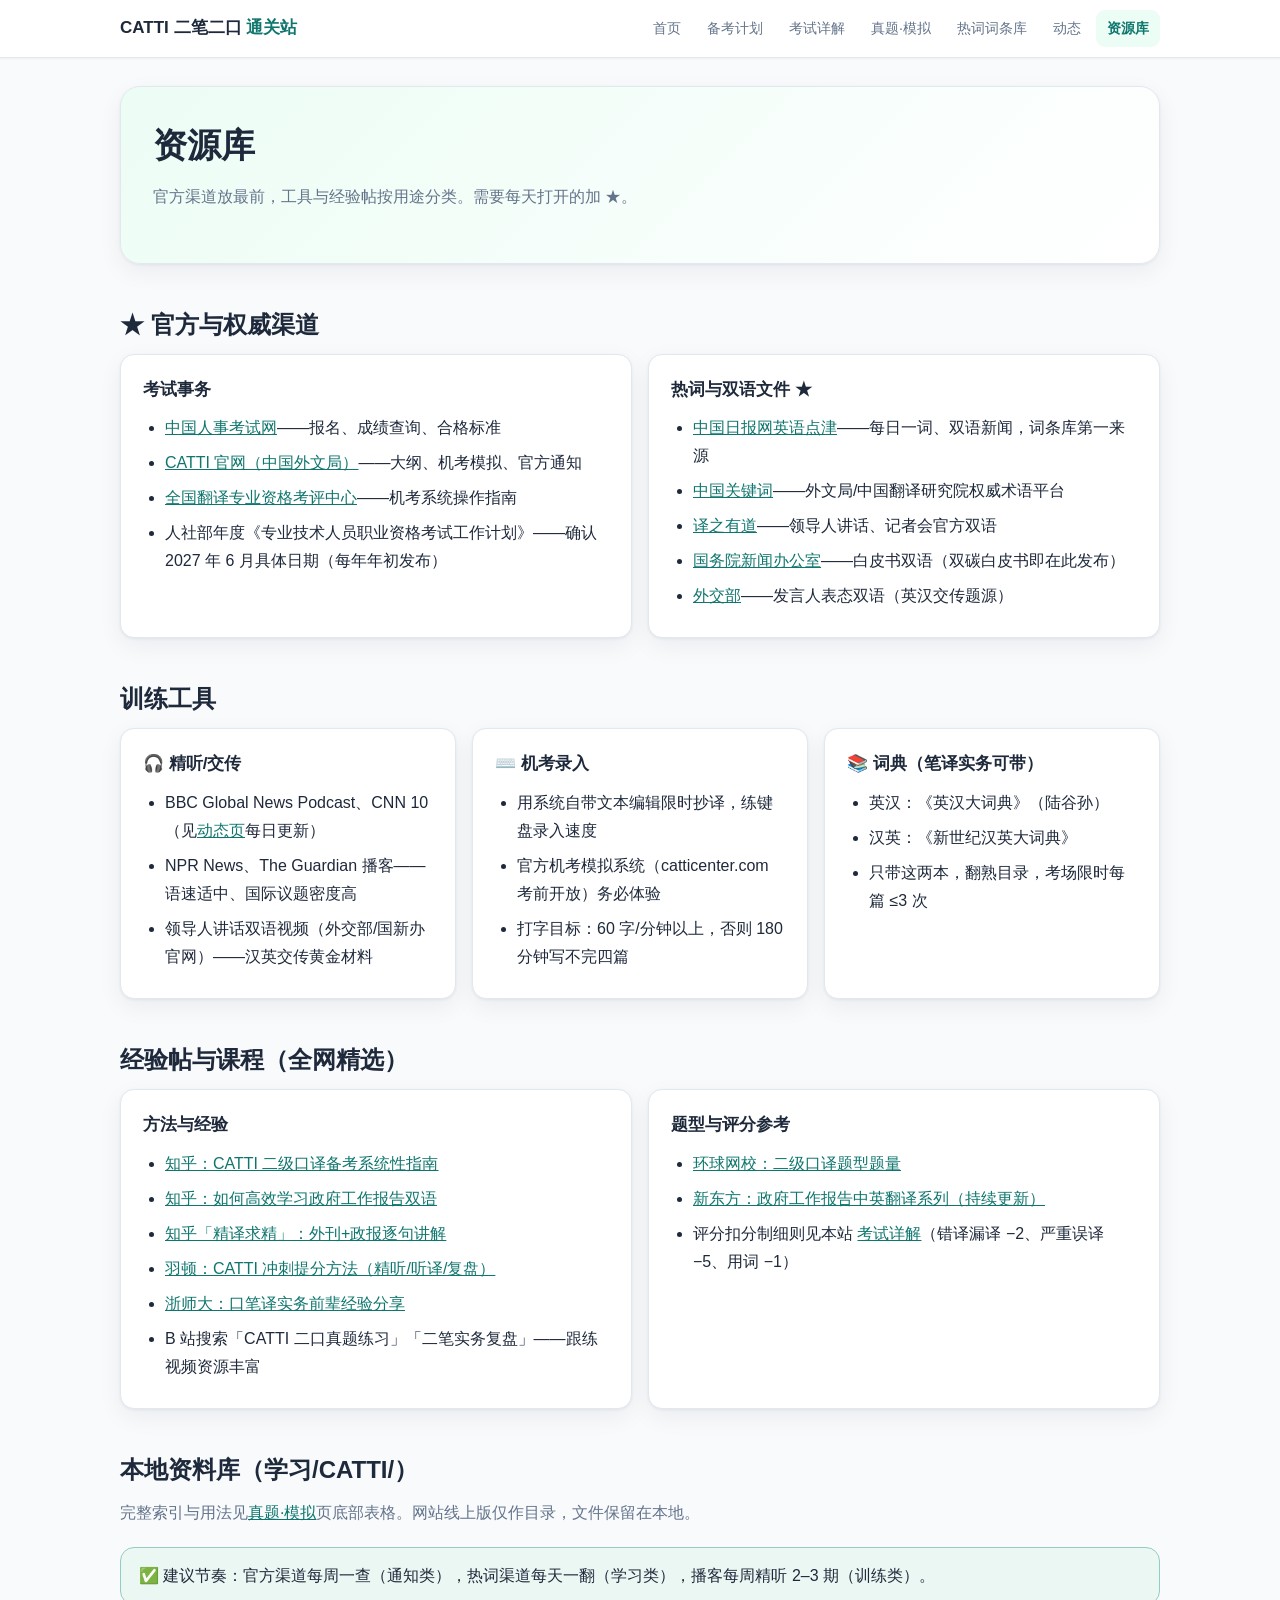
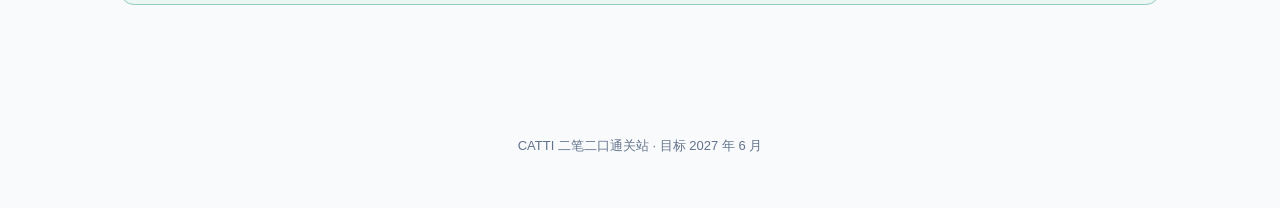
<file: resources.html>
<!DOCTYPE html>
<html lang="zh-CN">
<head>
<meta charset="UTF-8">
<meta name="viewport" content="width=device-width, initial-scale=1.0">
<title>资源库 · CATTI 二笔二口通关站</title>
<link rel="icon" href="data:image/svg+xml,<svg xmlns='http://www.w3.org/2000/svg' viewBox='0 0 100 100'><text y='.9em' font-size='90'>🎖️</text></svg>">
<link rel="stylesheet" href="assets/style.css">
</head>
<body>
<header class="topbar"><div class="topbar-inner">
  <a class="brand" href="index.html">CATTI 二笔二口 <span>通关站</span></a>
  <nav>
    <a href="index.html">首页</a>
    <a href="plan.html">备考计划</a>
    <a href="exam.html">考试详解</a>
    <a href="practice.html">真题·模拟</a>
    <a href="terms.html">热词词条库</a>
    <a href="news.html">动态</a>
    <a href="resources.html">资源库</a>
  </nav>
</div></header>

<main class="wrap">

<section class="hero">
  <h1>资源库</h1>
  <p class="lead">官方渠道放最前，工具与经验帖按用途分类。需要每天打开的加 ★。</p>
</section>

<h2>★ 官方与权威渠道</h2>
<div class="grid c2">
  <div class="card">
    <h3>考试事务</h3>
    <ul>
      <li><a href="https://www.cpta.com.cn/" target="_blank" rel="noopener">中国人事考试网</a>——报名、成绩查询、合格标准</li>
      <li><a href="http://www.catticenter.com/" target="_blank" rel="noopener">CATTI 官网（中国外文局）</a>——大纲、机考模拟、官方通知</li>
      <li><a href="http://www.aticicg.org.cn/" target="_blank" rel="noopener">全国翻译专业资格考评中心</a>——机考系统操作指南</li>
      <li>人社部年度《专业技术人员职业资格考试工作计划》——确认 2027 年 6 月具体日期（每年年初发布）</li>
    </ul>
  </div>
  <div class="card">
    <h3>热词与双语文件 ★</h3>
    <ul>
      <li><a href="https://language.chinadaily.com.cn/" target="_blank" rel="noopener">中国日报网英语点津</a>——每日一词、双语新闻，词条库第一来源</li>
      <li><a href="https://www.chinakeywords.com/" target="_blank" rel="noopener">中国关键词</a>——外文局/中国翻译研究院权威术语平台</li>
      <li><a href="http://www.yizhidao.cn/" target="_blank" rel="noopener">译之有道</a>——领导人讲话、记者会官方双语</li>
      <li><a href="http://www.scio.gov.cn/" target="_blank" rel="noopener">国务院新闻办公室</a>——白皮书双语（双碳白皮书即在此发布）</li>
      <li><a href="https://www.fmprc.gov.cn/" target="_blank" rel="noopener">外交部</a>——发言人表态双语（英汉交传题源）</li>
    </ul>
  </div>
</div>

<h2>训练工具</h2>
<div class="grid c3">
  <div class="card"><h3>🎧 精听/交传</h3><ul>
    <li>BBC Global News Podcast、CNN 10（见<a href="news.html">动态页</a>每日更新）</li>
    <li>NPR News、The Guardian 播客——语速适中、国际议题密度高</li>
    <li>领导人讲话双语视频（外交部/国新办官网）——汉英交传黄金材料</li>
  </ul></div>
  <div class="card"><h3>⌨️ 机考录入</h3><ul>
    <li>用系统自带文本编辑限时抄译，练键盘录入速度</li>
    <li>官方机考模拟系统（catticenter.com 考前开放）务必体验</li>
    <li>打字目标：60 字/分钟以上，否则 180 分钟写不完四篇</li>
  </ul></div>
  <div class="card"><h3>📚 词典（笔译实务可带）</h3><ul>
    <li>英汉：《英汉大词典》（陆谷孙）</li>
    <li>汉英：《新世纪汉英大词典》</li>
    <li>只带这两本，翻熟目录，考场限时每篇 ≤3 次</li>
  </ul></div>
</div>

<h2>经验帖与课程（全网精选）</h2>
<div class="grid c2">
  <div class="card">
    <h3>方法与经验</h3>
    <ul>
      <li><a href="https://zhuanlan.zhihu.com/p/116759860" target="_blank" rel="noopener">知乎：CATTI 二级口译备考系统性指南</a></li>
      <li><a href="https://zhuanlan.zhihu.com/p/59899552" target="_blank" rel="noopener">知乎：如何高效学习政府工作报告双语</a></li>
      <li><a href="https://zhuanlan.zhihu.com/p/570410549" target="_blank" rel="noopener">知乎「精译求精」：外刊+政报逐句讲解</a></li>
      <li><a href="http://www.yudoncatti.com/sys-nd/20318.html" target="_blank" rel="noopener">羽顿：CATTI 冲刺提分方法（精听/听译/复盘）</a></li>
      <li><a href="https://ryx.zjnu.edu.cn/2024/0413/c2887a464478/page.htm" target="_blank" rel="noopener">浙师大：口笔译实务前辈经验分享</a></li>
      <li>B 站搜索「CATTI 二口真题练习」「二笔实务复盘」——跟练视频资源丰富</li>
    </ul>
  </div>
  <div class="card">
    <h3>题型与评分参考</h3>
    <ul>
      <li><a href="https://www.hqwx.com/web_news/html/2019-9/15693815517215.html" target="_blank" rel="noopener">环球网校：二级口译题型题量</a></li>
      <li><a href="https://english.koolearn.com/20260521/905065.html" target="_blank" rel="noopener">新东方：政府工作报告中英翻译系列（持续更新）</a></li>
      <li>评分扣分制细则见本站 <a href="exam.html">考试详解</a>（错译漏译 −2、严重误译 −5、用词 −1）</li>
    </ul>
  </div>
</div>

<h2>本地资料库（学习/CATTI/）</h2>
<p class="sub">完整索引与用法见<a href="practice.html">真题·模拟</a>页底部表格。网站线上版仅作目录，文件保留在本地。</p>
<div class="callout ok">✅ 建议节奏：官方渠道每周一查（通知类），热词渠道每天一翻（学习类），播客每周精听 2–3 期（训练类）。</div>
</main>
<footer>CATTI 二笔二口通关站 · 目标 2027 年 6 月</footer>
<script src="assets/main.js"></script>
</body>
</html>
</file>
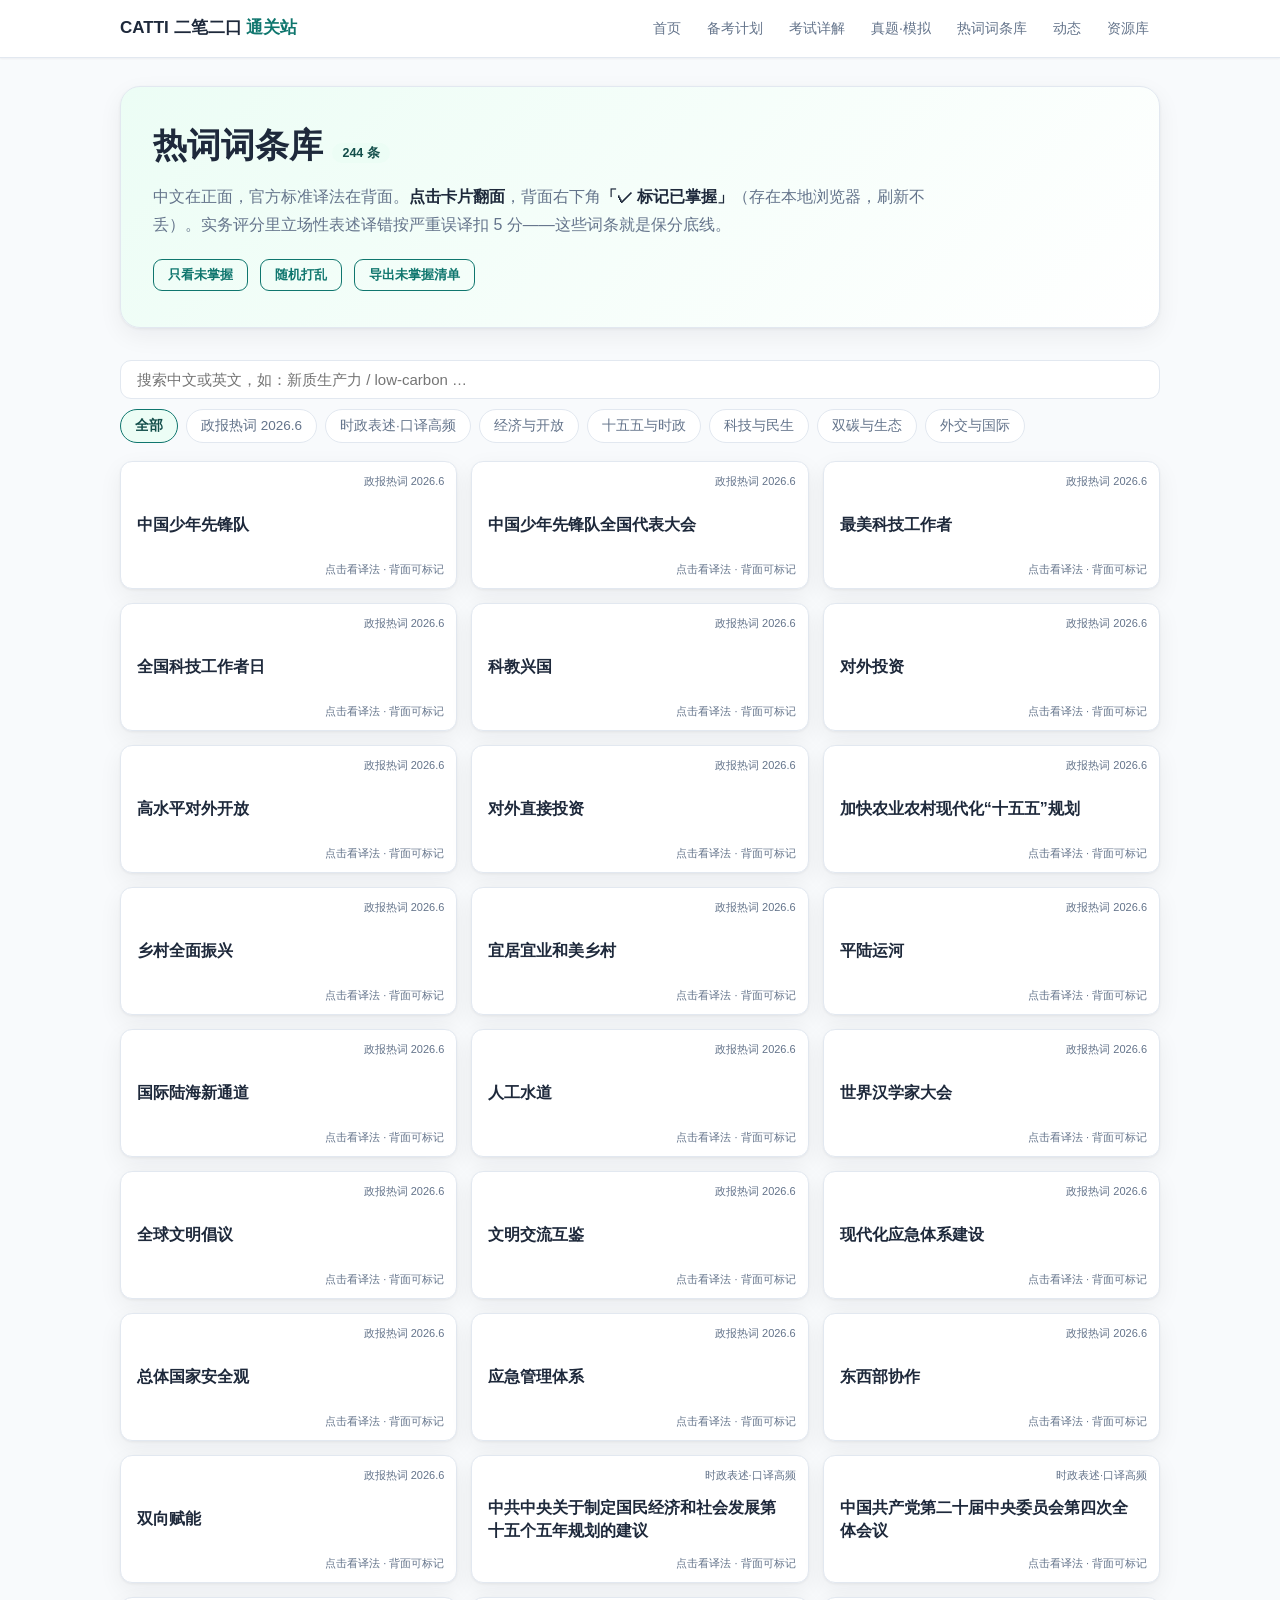
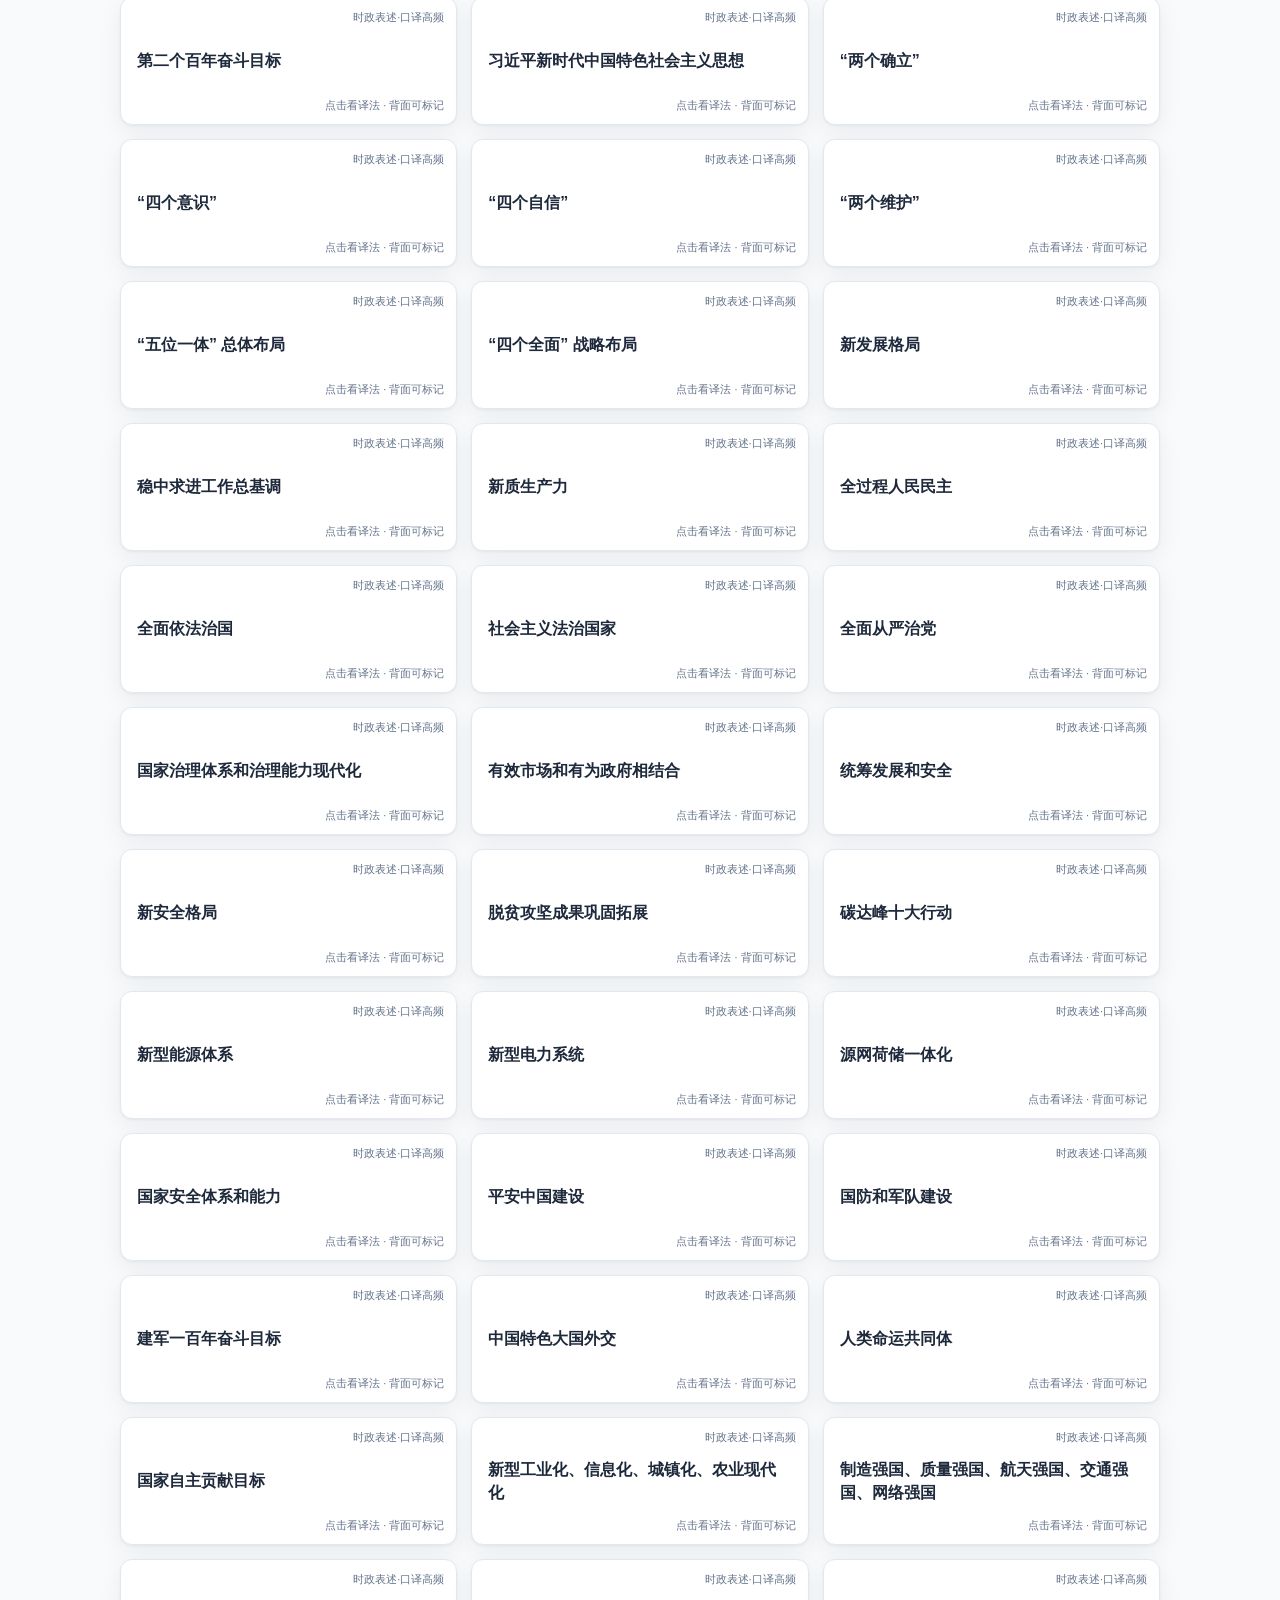
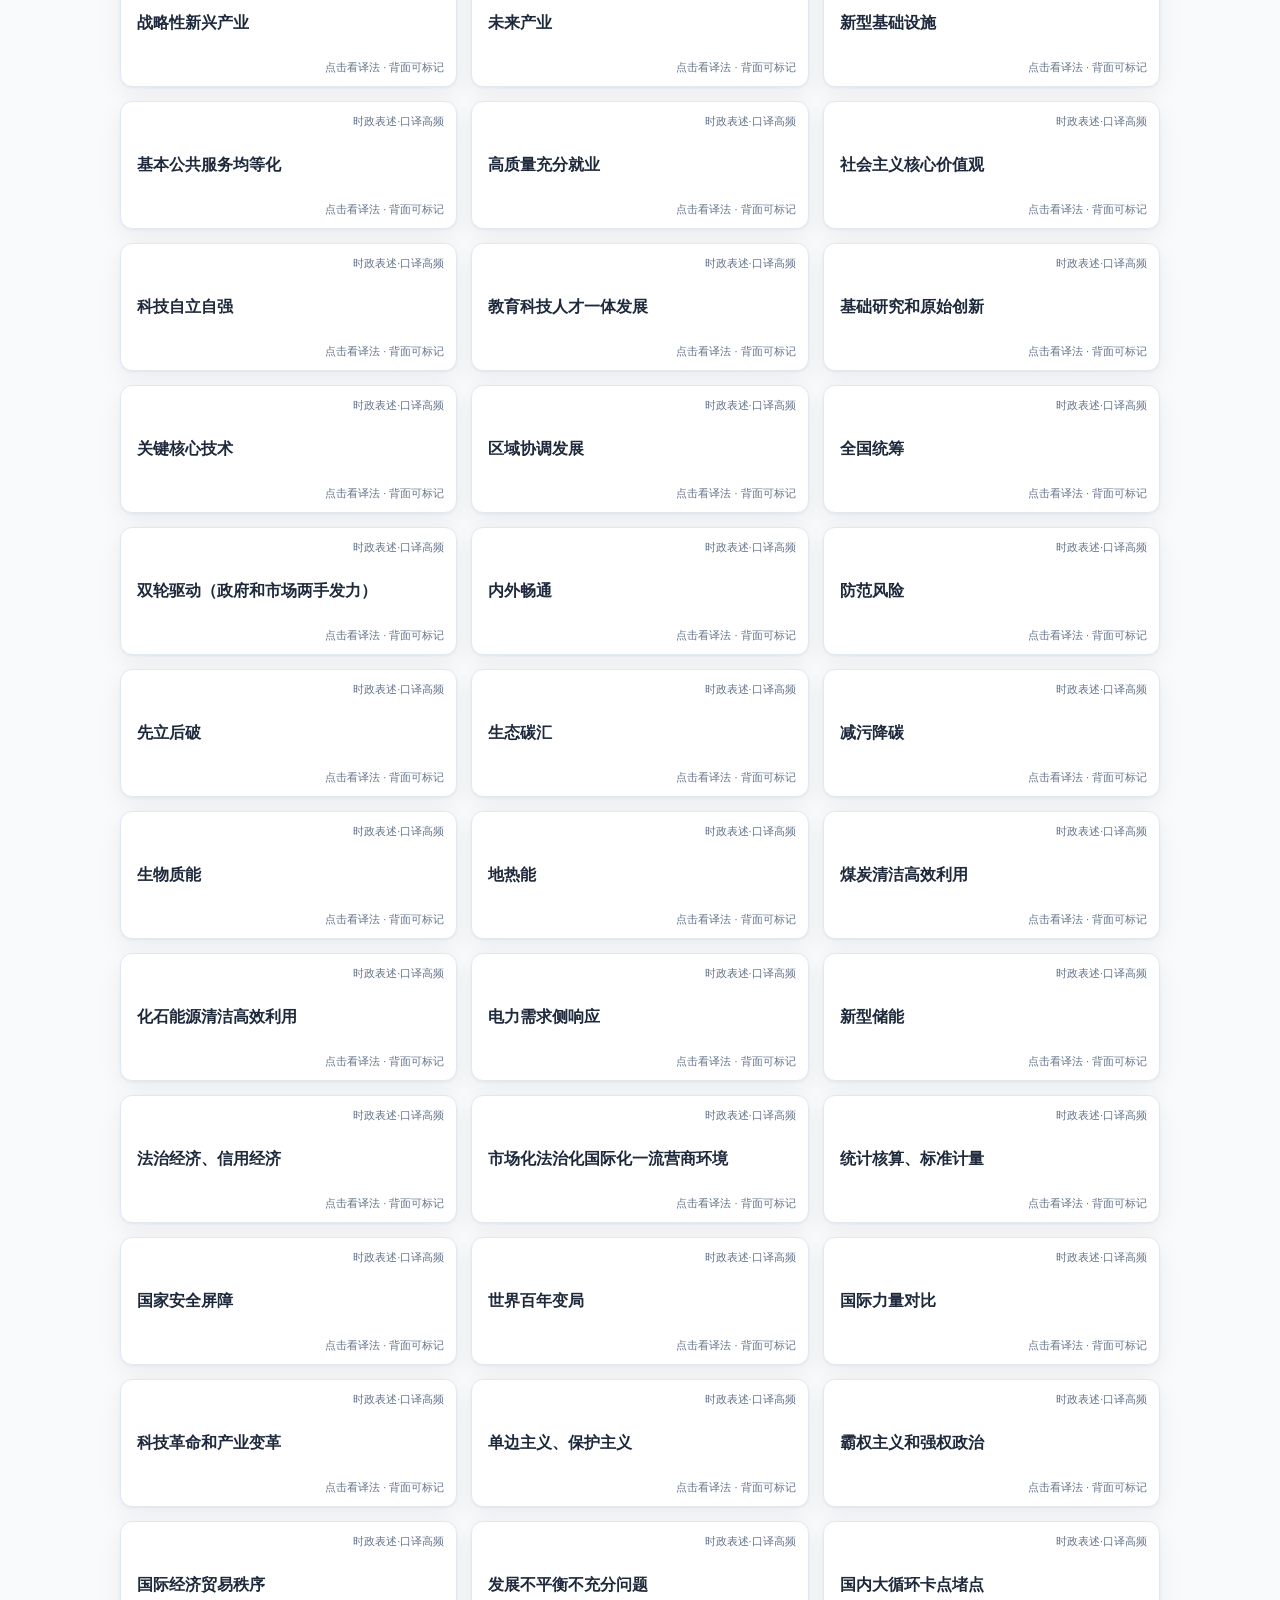
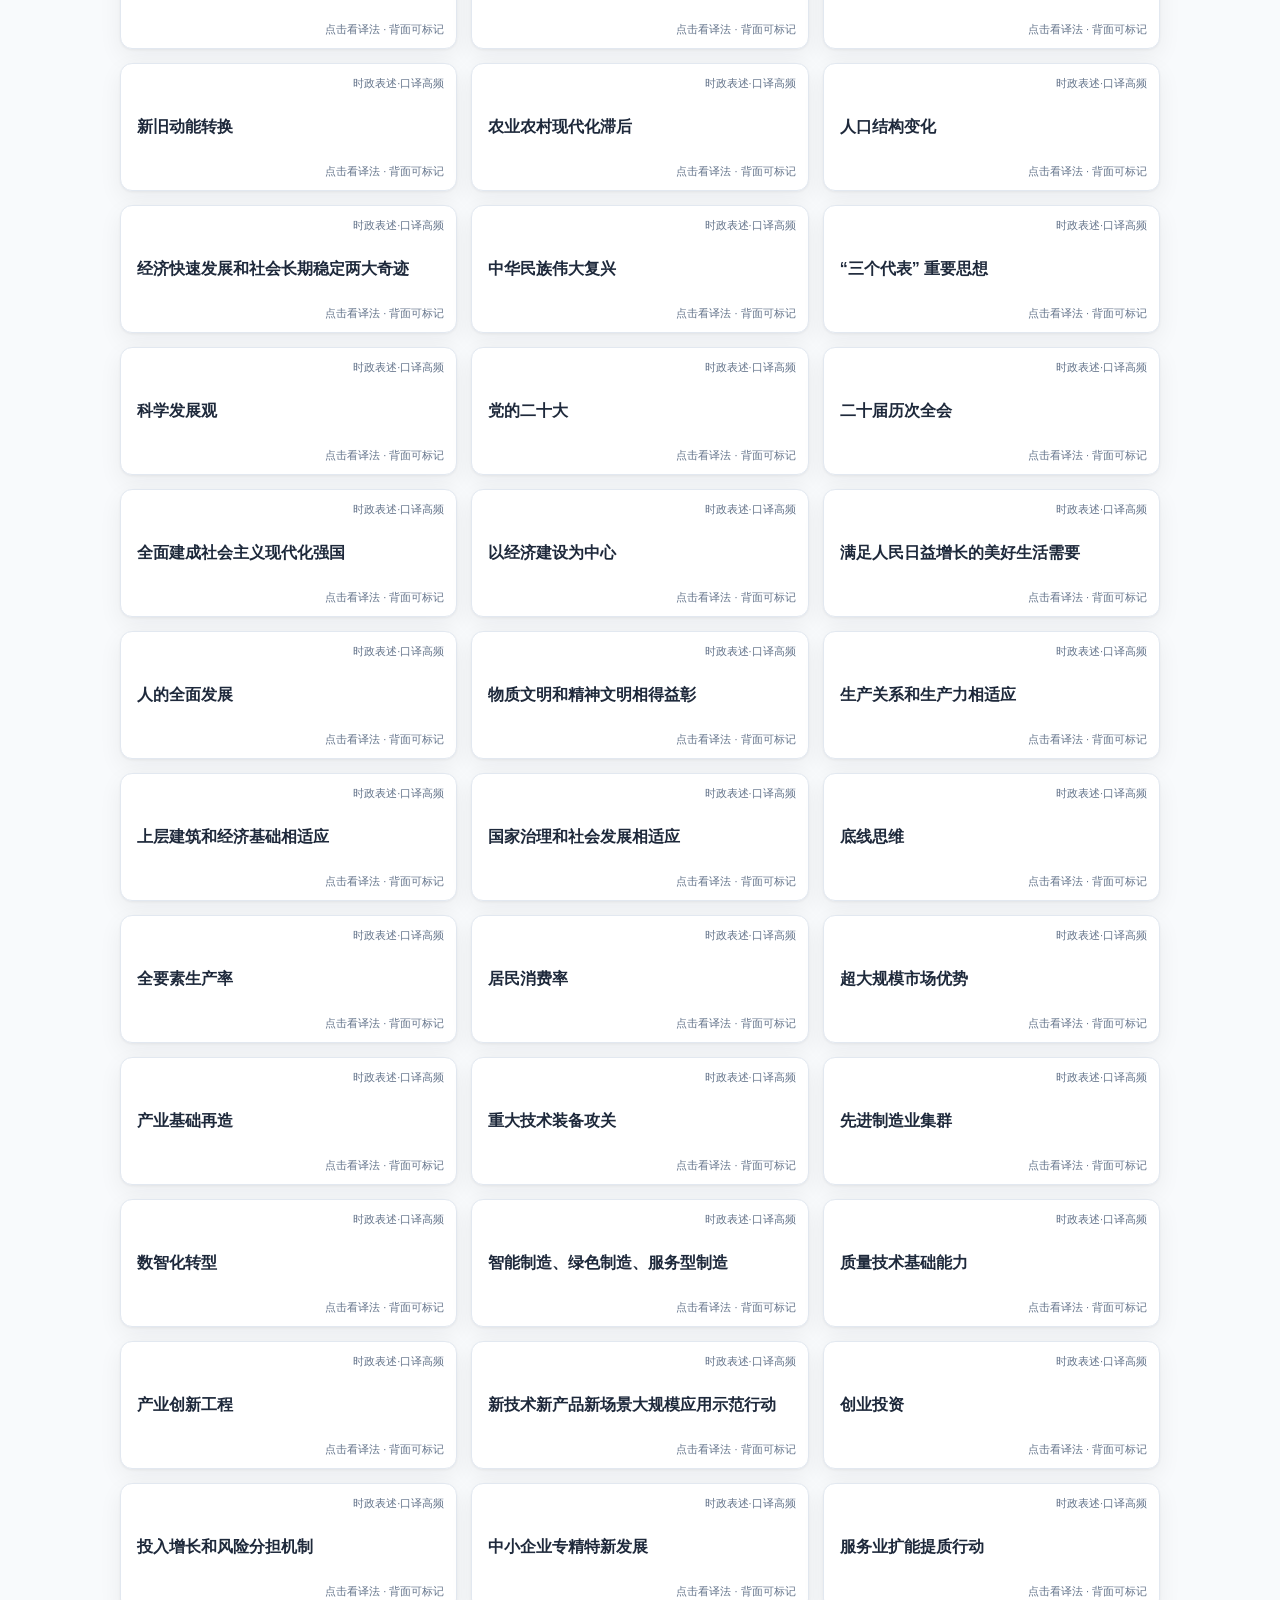
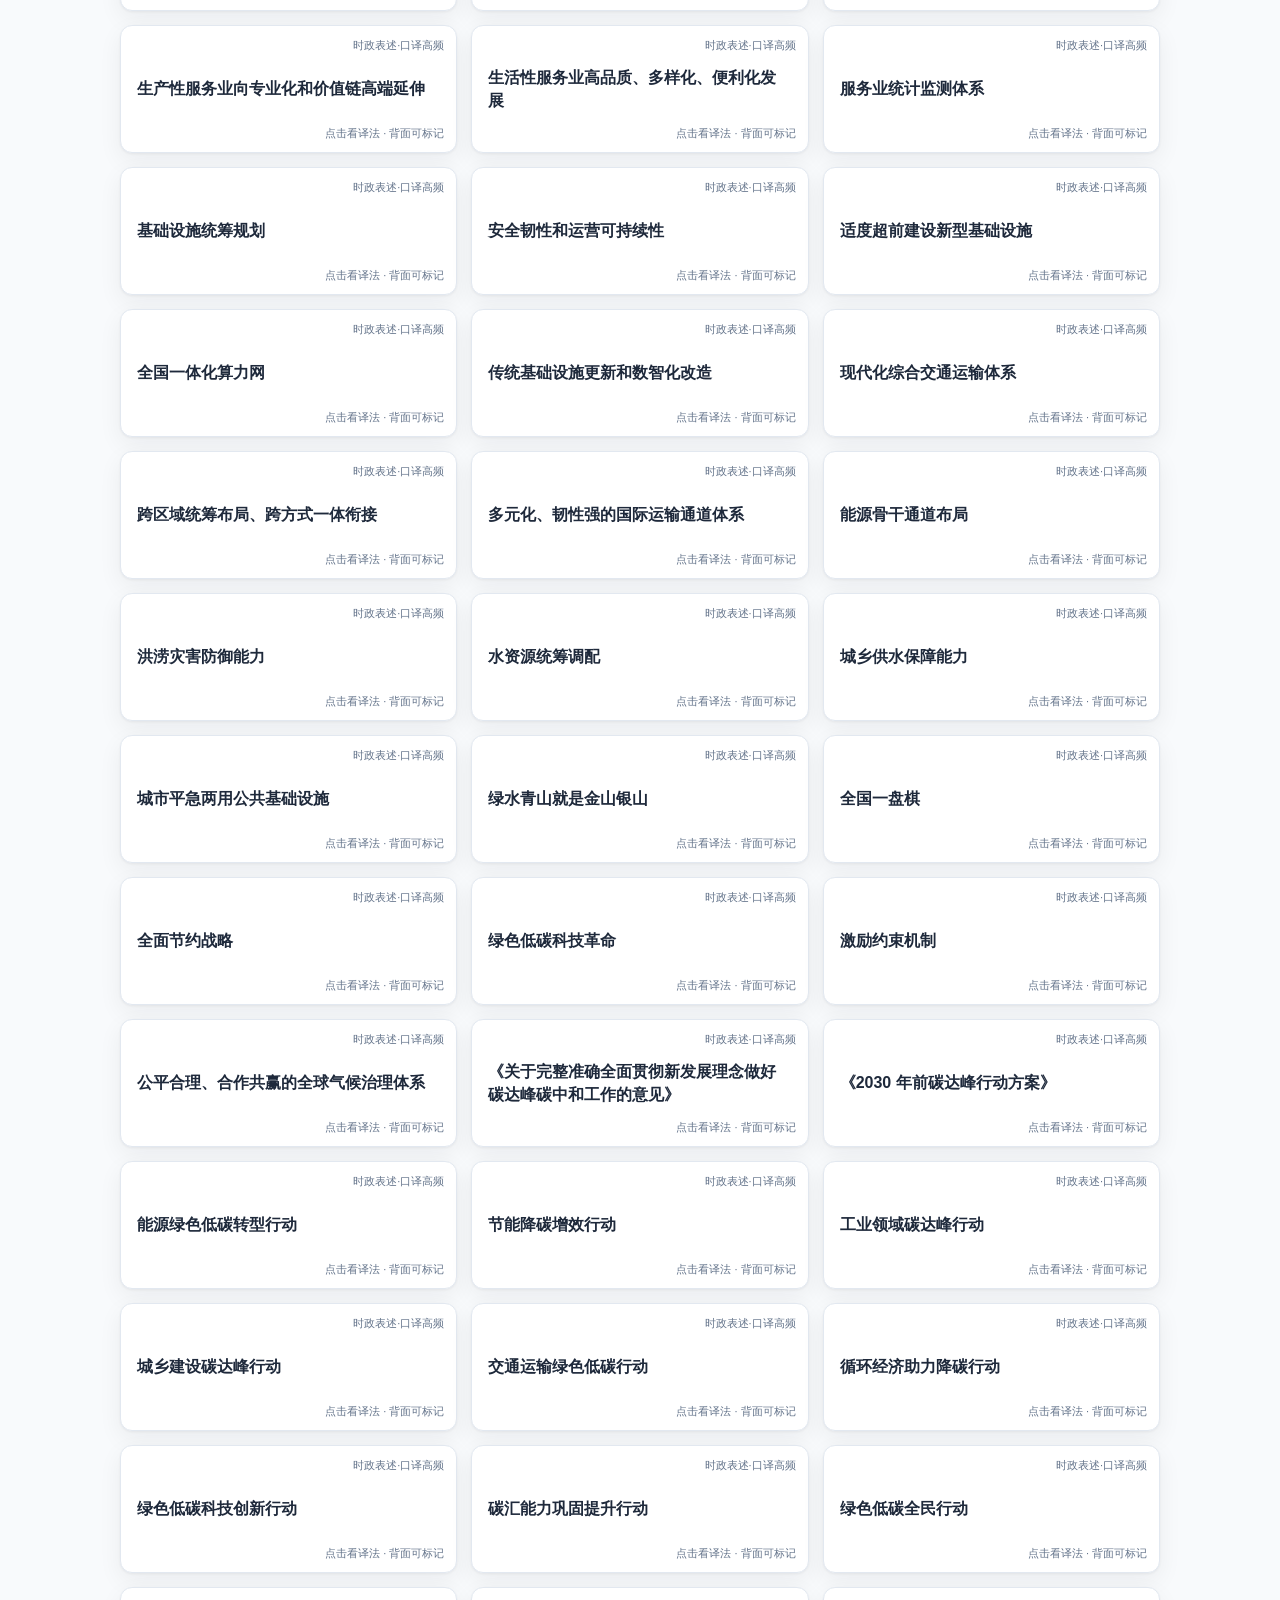
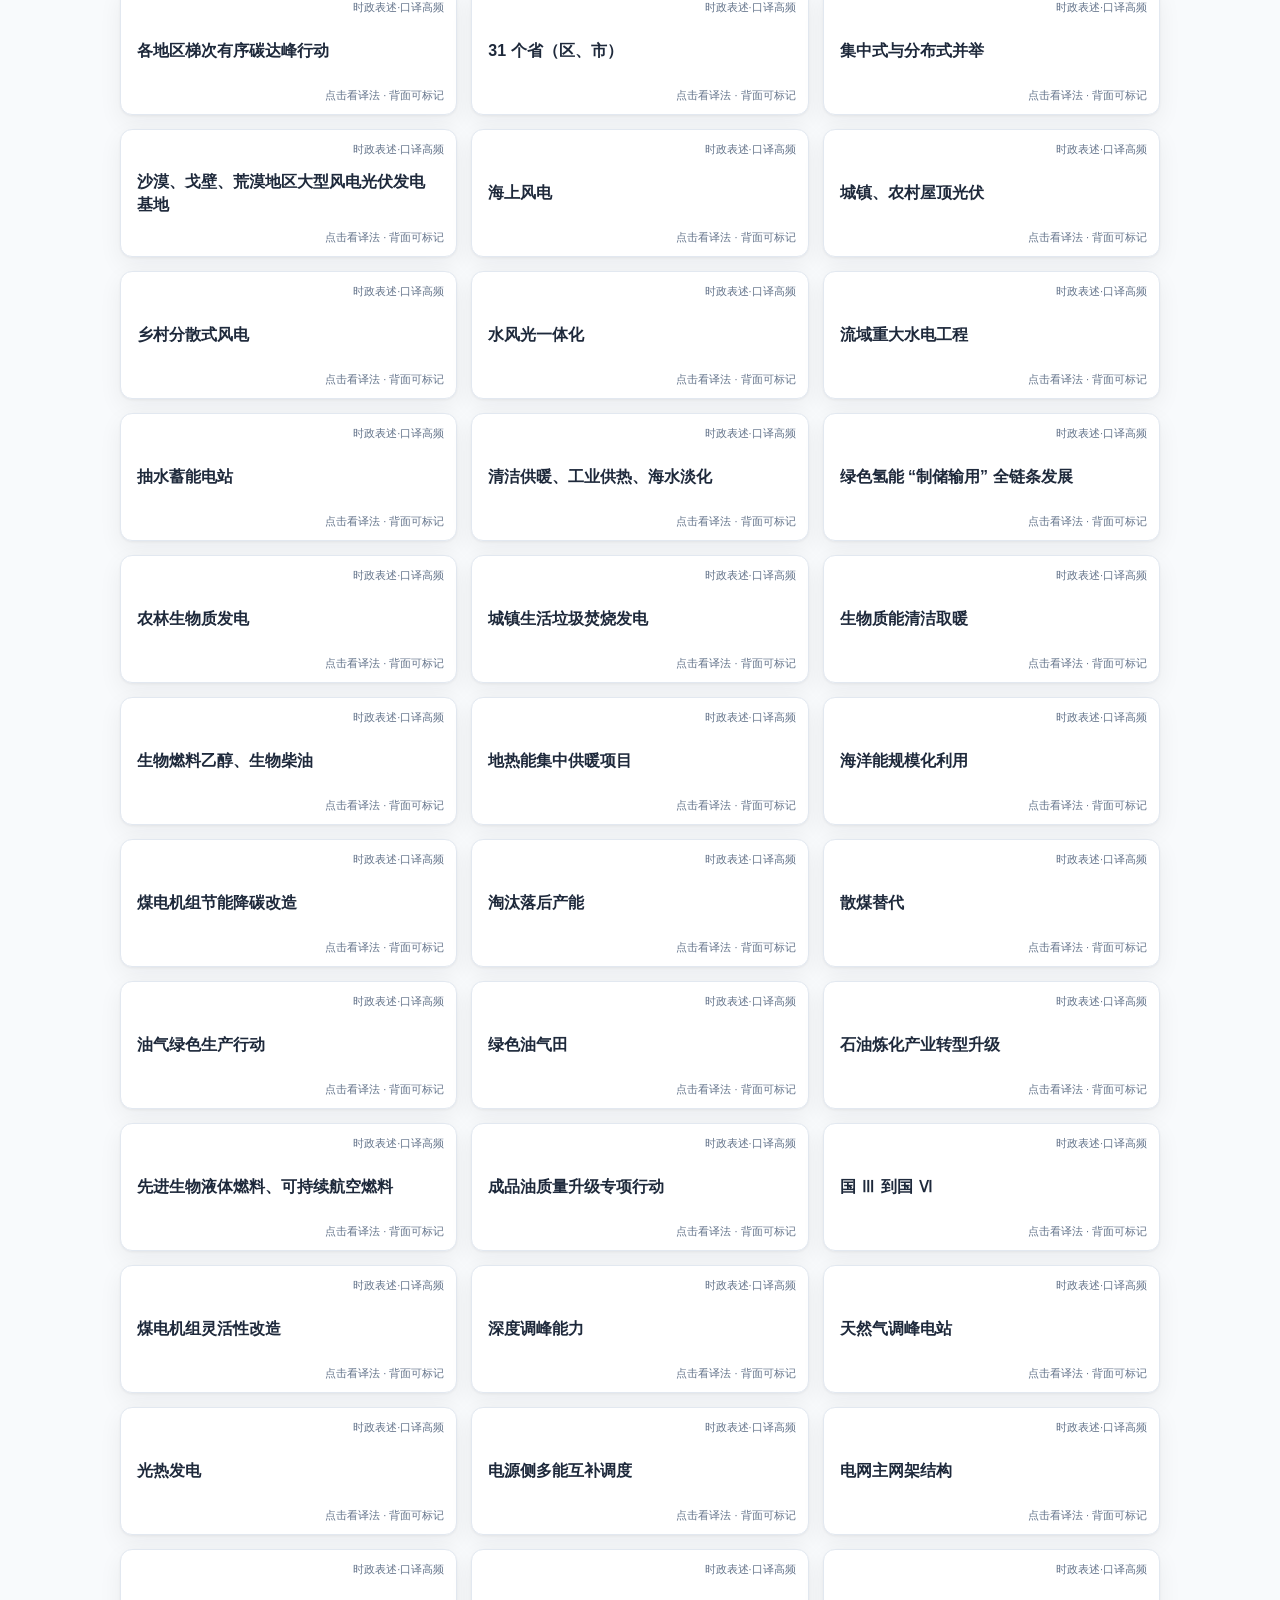
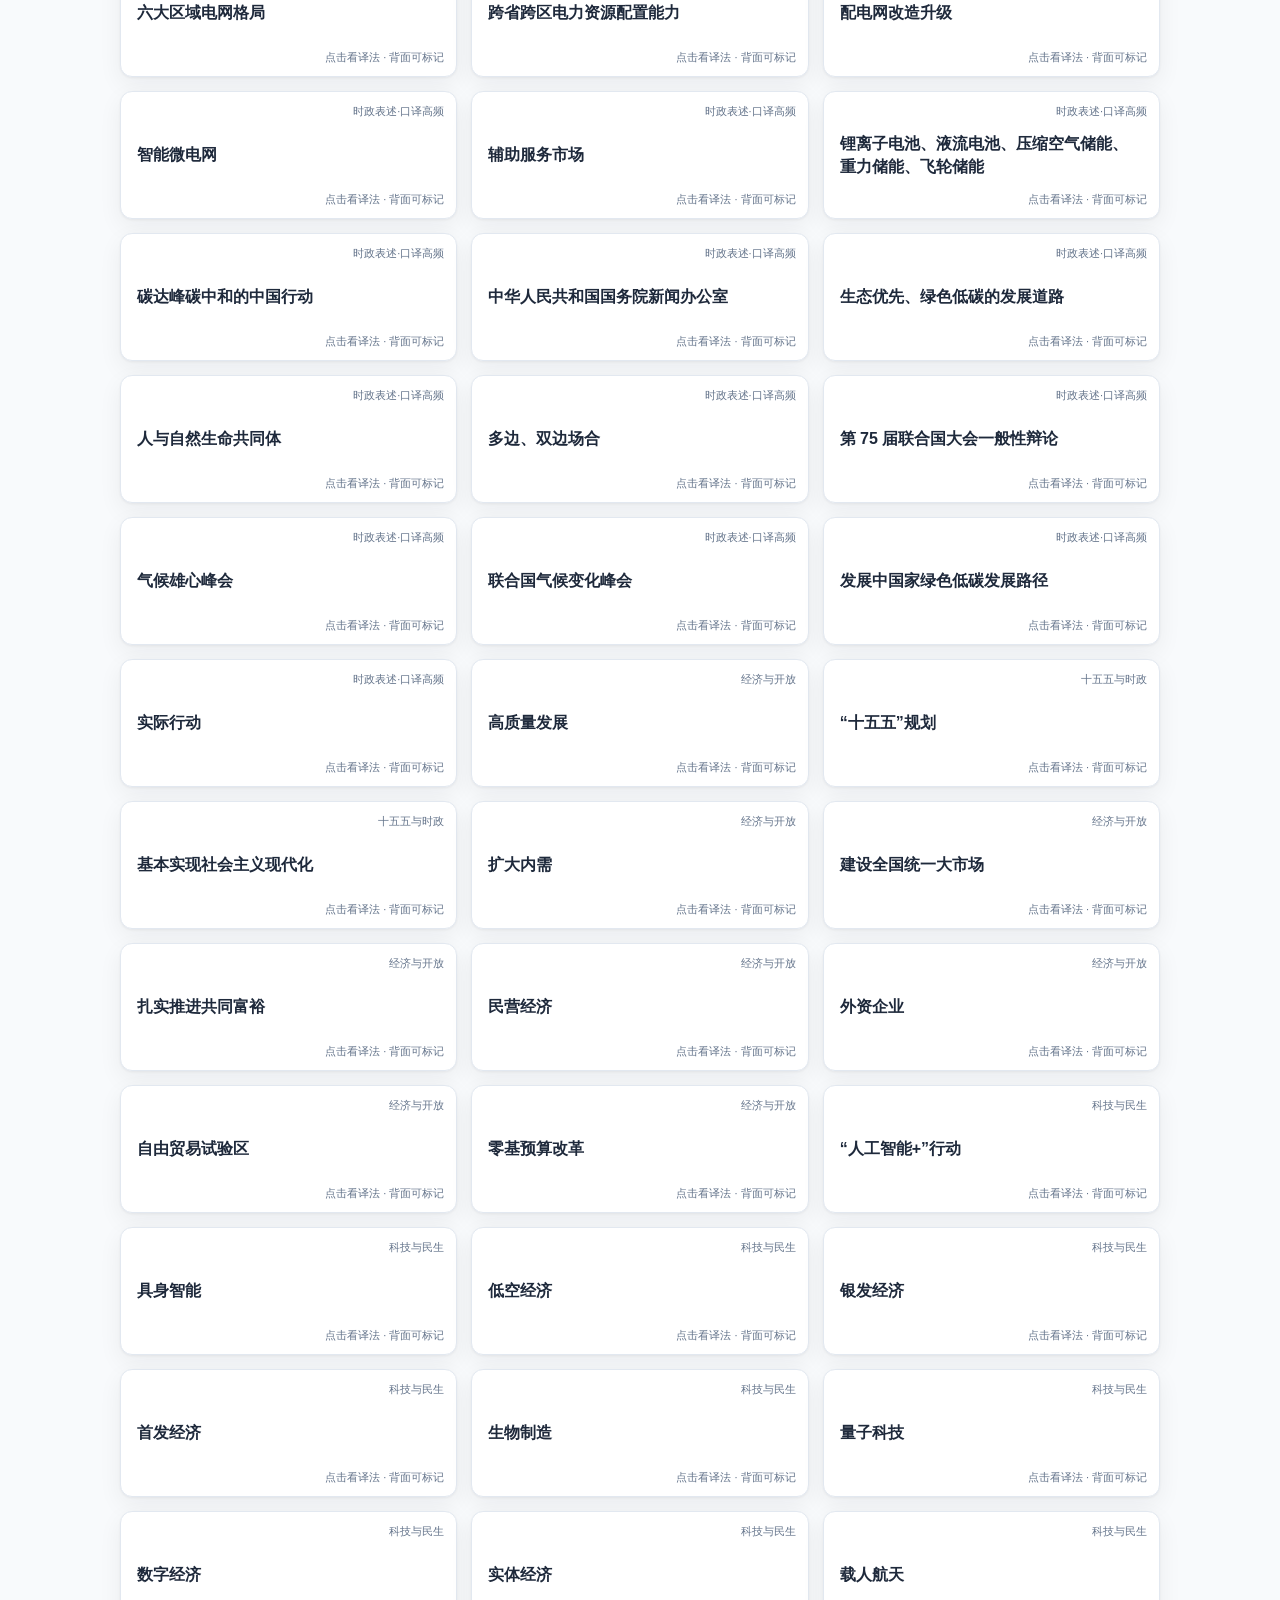
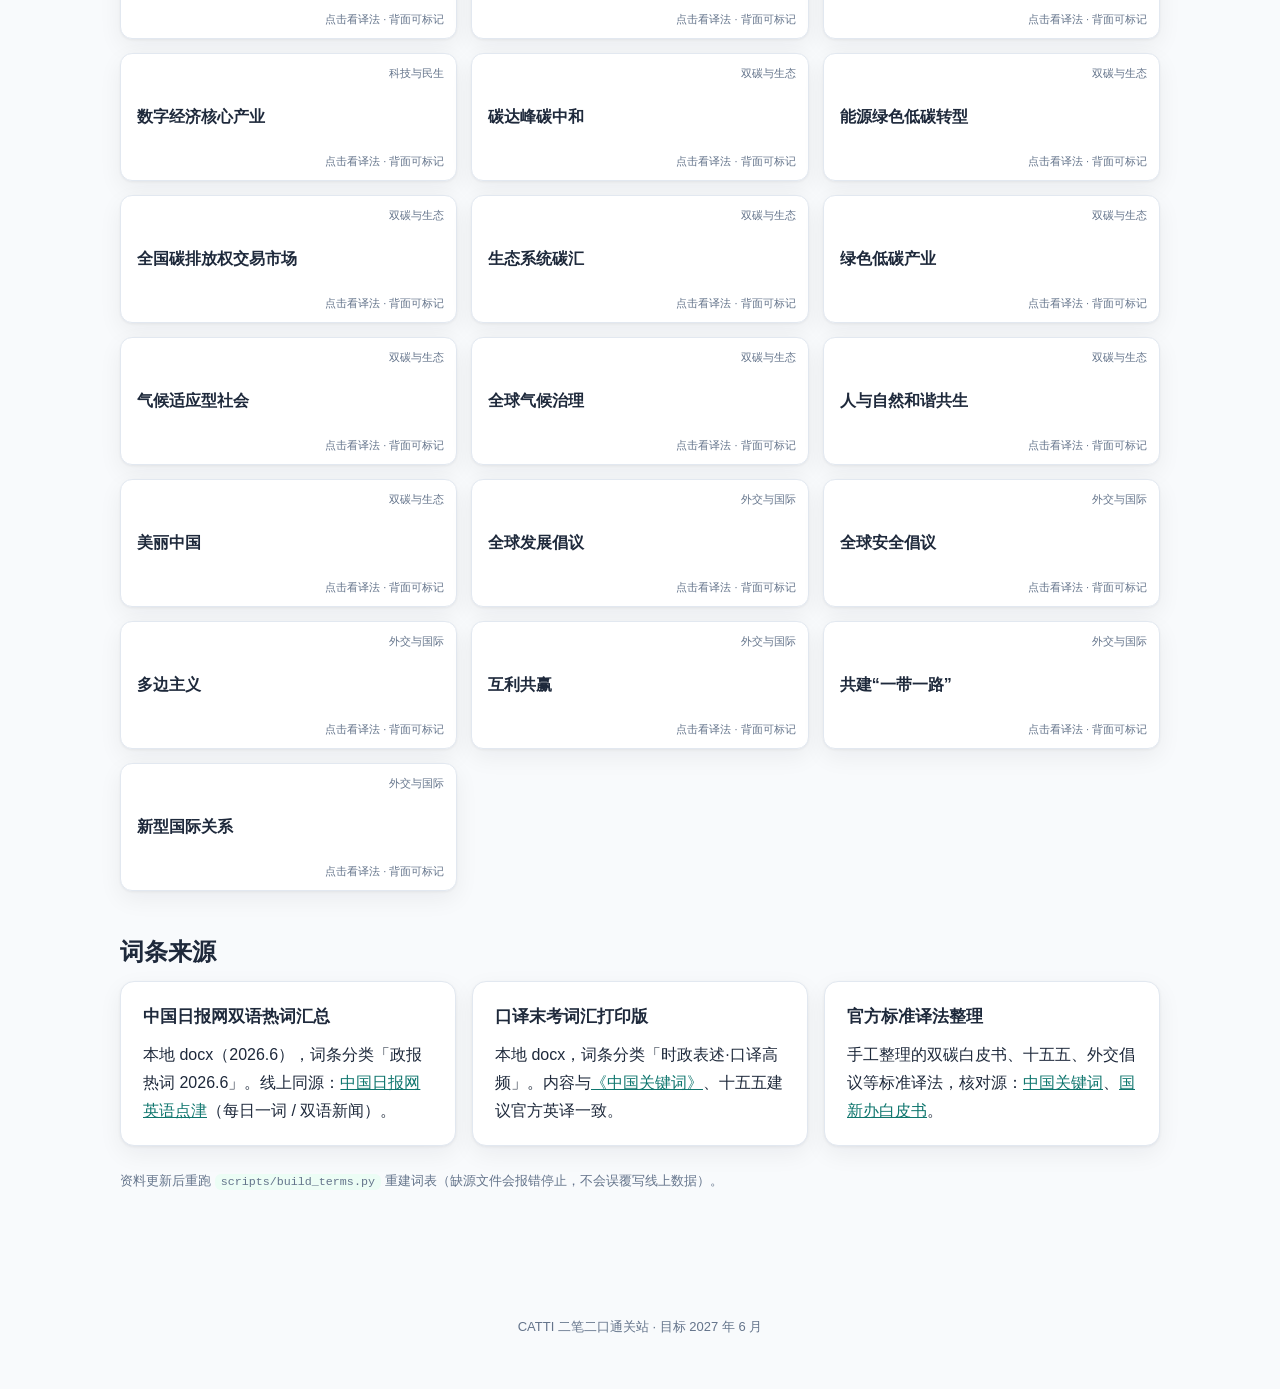
<file: terms.html>
<!DOCTYPE html>
<html lang="zh-CN">
<head>
<meta charset="UTF-8">
<meta name="viewport" content="width=device-width, initial-scale=1.0">
<title>热词词条库 · CATTI 二笔二口通关站</title>
<link rel="icon" href="data:image/svg+xml,<svg xmlns='http://www.w3.org/2000/svg' viewBox='0 0 100 100'><text y='.9em' font-size='90'>🎖️</text></svg>">
<link rel="stylesheet" href="assets/style.css">
</head>
<body>
<header class="topbar"><div class="topbar-inner">
  <a class="brand" href="index.html">CATTI 二笔二口 <span>通关站</span></a>
  <nav>
    <a href="index.html">首页</a>
    <a href="plan.html">备考计划</a>
    <a href="exam.html">考试详解</a>
    <a href="practice.html">真题·模拟</a>
    <a href="terms.html">热词词条库</a>
    <a href="news.html">动态</a>
    <a href="resources.html">资源库</a>
  </nav>
</div></header>

<main class="wrap">

<section class="hero">
  <h1>热词词条库 <span class="pill" id="term-count">…</span></h1>
  <p class="lead">中文在正面，官方标准译法在背面。<b>点击卡片翻面</b>，背面右下角<b>「✓ 标记已掌握」</b>（存在本地浏览器，刷新不丢）。实务评分里立场性表述译错按严重误译扣 5 分——这些词条就是保分底线。</p>
  <div class="cta">
    <button class="btn ghost small" id="btn-only-unlearned">只看未掌握</button>
    <button class="btn ghost small" id="btn-shuffle">随机打乱</button>
    <button class="btn ghost small" id="btn-export">导出未掌握清单</button>
  </div>
</section>

<div class="callout hard" id="notice" style="display:none"></div>

<div class="term-toolbar">
  <input type="search" id="q" placeholder="搜索中文或英文，如：新质生产力 / low-carbon …">
  <div id="chips" style="display:flex;gap:8px;flex-wrap:wrap"></div>
</div>

<div class="term-grid" id="grid"></div>
<p class="status" id="empty" style="display:none">没有匹配的词条。</p>

<h2>词条来源</h2>
<div class="grid c3">
  <div class="card"><h3>中国日报网双语热词汇总</h3><p style="margin:0">本地 docx（2026.6），词条分类「政报热词 2026.6」。线上同源：<a href="https://language.chinadaily.com.cn/" target="_blank" rel="noopener">中国日报网英语点津</a>（每日一词 / 双语新闻）。</p></div>
  <div class="card"><h3>口译末考词汇打印版</h3><p style="margin:0">本地 docx，词条分类「时政表述·口译高频」。内容与<a href="https://www.chinakeywords.com/" target="_blank" rel="noopener">《中国关键词》</a>、十五五建议官方英译一致。</p></div>
  <div class="card"><h3>官方标准译法整理</h3><p style="margin:0">手工整理的双碳白皮书、十五五、外交倡议等标准译法，核对源：<a href="https://www.chinakeywords.com/" target="_blank" rel="noopener">中国关键词</a>、<a href="http://www.scio.gov.cn/" target="_blank" rel="noopener">国新办白皮书</a>。</p></div>
</div>

<p class="footnote">资料更新后重跑 <code>scripts/build_terms.py</code> 重建词表（缺源文件会报错停止，不会误覆写线上数据）。</p>
</main>
<footer>CATTI 二笔二口通关站 · 目标 2027 年 6 月</footer>
<script src="assets/storage.js"></script>
<script src="assets/terms.js"></script>
</body>
</html>
</file>
<file: assets/style.css>
:root {
  --accent: #0f766e;
  --accent-soft: #ecfdf5;
  --accent-strong: #134e4a;
  --ink: #1e293b;
  --muted: #64748b;
  --bg: #f8fafc;
  --card: #ffffff;
  --line: #e2e8f0;
  --ok: #059669;
  --warn: #d97706;
  --hard: #dc2626;
  --radius: 14px;
  --shadow: 0 1px 3px rgba(15, 23, 42, .06), 0 8px 24px rgba(15, 23, 42, .06);
}

@media (prefers-color-scheme: dark) {
  :root {
    --accent: #2dd4bf;
    --accent-soft: #042f2e;
    --accent-strong: #99f6e4;
    --ink: #e2e8f0;
    --muted: #94a3b8;
    --bg: #0f172a;
    --card: #1e293b;
    --line: #334155;
    --shadow: 0 1px 3px rgba(0, 0, 0, .4), 0 8px 24px rgba(0, 0, 0, .3);
  }
}

* { box-sizing: border-box; }
html { scroll-behavior: smooth; }

body {
  margin: 0;
  font-family: -apple-system, BlinkMacSystemFont, "Segoe UI", "PingFang SC", "Hiragino Sans GB", "Microsoft YaHei", "Noto Sans SC", sans-serif;
  color: var(--ink);
  background: var(--bg);
  line-height: 1.75;
}

.topbar { background: var(--card); border-bottom: 1px solid var(--line); position: sticky; top: 0; z-index: 50; box-shadow: 0 1px 2px rgba(15,23,42,.05); }
.topbar-inner { max-width: 1080px; margin: 0 auto; padding: 10px 20px; display: flex; align-items: center; justify-content: space-between; gap: 16px; flex-wrap: wrap; }
.brand { font-weight: 800; font-size: 17px; color: var(--ink); text-decoration: none; white-space: nowrap; }
.brand span { color: var(--accent); }
.topbar nav { display: flex; gap: 4px; flex-wrap: wrap; }
.topbar nav a { padding: 6px 11px; border-radius: 9px; color: var(--muted); text-decoration: none; font-size: 14px; white-space: nowrap; }
.topbar nav a:hover { background: var(--accent-soft); color: var(--accent-strong); }
.topbar nav a.active { background: var(--accent-soft); color: var(--accent); font-weight: 700; }

.wrap { max-width: 1080px; margin: 0 auto; padding: 28px 20px 80px; }

.hero { background: linear-gradient(135deg, var(--accent-soft), var(--card)); border: 1px solid var(--line); border-radius: 20px; padding: 36px 32px; margin-bottom: 32px; box-shadow: var(--shadow); }
.hero h1 { margin: 0 0 12px; font-size: clamp(24px, 4vw, 34px); line-height: 1.3; }
.hero .lead { color: var(--muted); font-size: 16px; max-width: 800px; }
.hero .lead b { color: var(--ink); }
.cta { margin-top: 20px; display: flex; gap: 12px; flex-wrap: wrap; }

.btn { display: inline-block; background: var(--accent); color: #fff; padding: 10px 22px; border-radius: 11px; text-decoration: none; font-weight: 700; font-size: 15px; border: none; cursor: pointer; font-family: inherit; }
.btn:hover { filter: brightness(1.08); }
.btn.ghost { background: transparent; color: var(--accent); border: 1.5px solid var(--accent); }
.btn.small { padding: 6px 14px; font-size: 13px; border-radius: 9px; }

h2 { font-size: 24px; margin: 40px 0 8px; }
h3 { font-size: 17px; margin: 0 0 10px; }
.sub { color: var(--muted); margin: 0 0 20px; }

.grid { display: grid; gap: 16px; }
.grid.c2 { grid-template-columns: repeat(auto-fit, minmax(320px, 1fr)); }
.grid.c3 { grid-template-columns: repeat(auto-fit, minmax(250px, 1fr)); }

.card { background: var(--card); border: 1px solid var(--line); border-radius: var(--radius); padding: 20px 22px; box-shadow: var(--shadow); }
.card h3 { display: flex; align-items: baseline; gap: 8px; }
.card ul, .card ol { margin: 8px 0 0; padding-left: 22px; }
.card li { margin: 7px 0; }
.card a { color: var(--accent); }

.callout { border-radius: var(--radius); padding: 14px 18px; margin: 20px 0; border: 1px solid var(--line); background: var(--card); }
.callout.ok { border-color: color-mix(in srgb, var(--ok) 35%, var(--line)); background: color-mix(in srgb, var(--ok) 8%, var(--card)); }
.callout.warn { border-color: color-mix(in srgb, var(--warn) 35%, var(--line)); background: color-mix(in srgb, var(--warn) 8%, var(--card)); }
.callout.hard { border-color: color-mix(in srgb, var(--hard) 35%, var(--line)); background: color-mix(in srgb, var(--hard) 8%, var(--card)); }

table { width: 100%; border-collapse: collapse; background: var(--card); border-radius: var(--radius); overflow: hidden; box-shadow: var(--shadow); font-size: 14.5px; }
th, td { padding: 10px 14px; border-bottom: 1px solid var(--line); text-align: left; vertical-align: top; }
th { background: var(--accent-soft); color: var(--accent-strong); font-weight: 700; white-space: nowrap; }
tr:last-child td { border-bottom: none; }
.table-wrap { overflow-x: auto; border-radius: var(--radius); box-shadow: var(--shadow); }
.table-wrap table { box-shadow: none; }

.countdown { display: flex; gap: 14px; flex-wrap: wrap; margin: 18px 0 4px; }
.cd-cell { background: var(--card); border: 1px solid var(--line); border-radius: 12px; padding: 10px 18px; text-align: center; min-width: 74px; box-shadow: var(--shadow); }
.cd-cell b { display: block; font-size: 28px; color: var(--accent); font-variant-numeric: tabular-nums; }
.cd-cell i { font-style: normal; font-size: 12px; color: var(--muted); }

.scorebar { display: grid; grid-template-columns: 1fr 1fr; gap: 16px; margin-top: 16px; }
.score-cell { border-radius: var(--radius); padding: 18px 20px; border: 1px solid var(--line); background: var(--card); box-shadow: var(--shadow); }
.score-cell .num { font-size: 40px; font-weight: 800; font-variant-numeric: tabular-nums; }
.score-cell.pass .num { color: var(--ok); }
.score-cell.near .num { color: var(--warn); }
.score-cell .label { color: var(--muted); font-size: 13.5px; }
.score-cell .goal { font-size: 13px; margin-top: 6px; }
@media (max-width: 560px) { .scorebar { grid-template-columns: 1fr; } }

.pill { display: inline-block; padding: 2px 10px; border-radius: 999px; font-size: 12.5px; background: var(--accent-soft); color: var(--accent-strong); font-weight: 600; }
.pill.warn { background: color-mix(in srgb, var(--warn) 12%, transparent); color: var(--warn); }
.pill.hard { background: color-mix(in srgb, var(--hard) 12%, transparent); color: var(--hard); }
.pill.ok { background: color-mix(in srgb, var(--ok) 12%, transparent); color: var(--ok); }

.footnote { color: var(--muted); font-size: 13px; margin-top: 24px; }
a { color: var(--accent); }
code { background: var(--accent-soft); padding: 1px 6px; border-radius: 6px; font-size: .9em; }

/* 词条库 */
.term-toolbar { display: flex; gap: 10px; flex-wrap: wrap; margin: 18px 0; align-items: center; }
.term-toolbar input[type="search"] { flex: 1; min-width: 220px; padding: 10px 16px; border-radius: 11px; border: 1.5px solid var(--line); background: var(--card); color: var(--ink); font-size: 15px; font-family: inherit; }
.term-toolbar input[type="search"]:focus { outline: none; border-color: var(--accent); }
.chip { padding: 7px 14px; border-radius: 999px; border: 1.5px solid var(--line); background: var(--card); color: var(--muted); cursor: pointer; font-size: 13.5px; font-family: inherit; }
.chip.active { border-color: var(--accent); background: var(--accent-soft); color: var(--accent-strong); font-weight: 700; }
.term-grid { display: grid; grid-template-columns: repeat(auto-fill, minmax(270px, 1fr)); gap: 14px; margin-top: 18px; }
.tcard { perspective: 900px; height: 128px; cursor: pointer; }
.tcard-inner { position: relative; width: 100%; height: 100%; transition: transform .45s; transform-style: preserve-3d; }
.tcard.flip .tcard-inner { transform: rotateY(180deg); }
.tface { position: absolute; inset: 0; backface-visibility: hidden; border-radius: 12px; padding: 14px 16px; display: flex; flex-direction: column; justify-content: center; border: 1px solid var(--line); box-shadow: var(--shadow); }
.tface.front { background: var(--card); }
.tface.front .zh { font-weight: 700; font-size: 16px; line-height: 1.45; }
.tface.front .cat { position: absolute; top: 10px; right: 12px; font-size: 11px; color: var(--muted); }
.tface.front .hint { position: absolute; bottom: 8px; right: 12px; font-size: 11px; color: var(--muted); }
.tface.back { background: var(--accent-soft); transform: rotateY(180deg); }
.tface.back .en { color: var(--accent-strong); font-size: 14.5px; line-height: 1.5; }
.tcard.master .tface.front { border-color: color-mix(in srgb, var(--ok) 55%, var(--line)); }
.tcard.master .tface.front::after { content: "✓"; position: absolute; top: 8px; left: 12px; color: var(--ok); font-weight: 800; }
.tface.back .en { padding-bottom: 34px; }
.mark { position: absolute; bottom: 10px; right: 12px; border: none; border-radius: 999px; padding: 5px 13px; font-size: 12px; font-weight: 700; cursor: pointer; background: var(--accent); color: #fff; font-family: inherit; }
.mark:hover { filter: brightness(1.1); }
.mark.on { background: var(--ok); }

/* 练习页 */
.answer { display: none; border-left: 3px solid var(--accent); background: var(--accent-soft); border-radius: 0 10px 10px 0; padding: 14px 18px; margin-top: 12px; }
.answer.open { display: block; }
.qnum { color: var(--accent); font-weight: 800; }
.src-box { background: var(--card); border: 1px solid var(--line); border-radius: 10px; padding: 14px 18px; margin: 10px 0; font-size: 15px; }
.src-box.zh { line-height: 2; }
details { margin: 8px 0 16px; }
details summary { cursor: pointer; font-weight: 600; color: var(--accent); }

/* 动态页 */
.feed { margin-bottom: 26px; }
.feed-item { display: flex; gap: 12px; padding: 11px 4px; border-bottom: 1px dashed var(--line); }
.feed-item:last-child { border-bottom: none; }
.feed-item time { color: var(--muted); font-size: 13px; white-space: nowrap; padding-top: 2px; }
.feed-item a { text-decoration: none; font-weight: 600; }
.feed-item a:hover { text-decoration: underline; }
.status { color: var(--muted); font-size: 13px; }

.timeline { border-left: 3px solid var(--accent-soft); margin: 18px 0 0 8px; padding-left: 24px; }
.tl-item { position: relative; padding-bottom: 22px; }
.tl-item::before { content: ""; position: absolute; left: -31.5px; top: 6px; width: 12px; height: 12px; border-radius: 50%; background: var(--accent); border: 3px solid var(--bg); }
.tl-item h3 { margin-bottom: 4px; }
.tl-item .when { color: var(--accent); font-size: 13.5px; font-weight: 700; }

footer { text-align: center; color: var(--muted); font-size: 13px; padding: 30px 16px 50px; }
</file>
